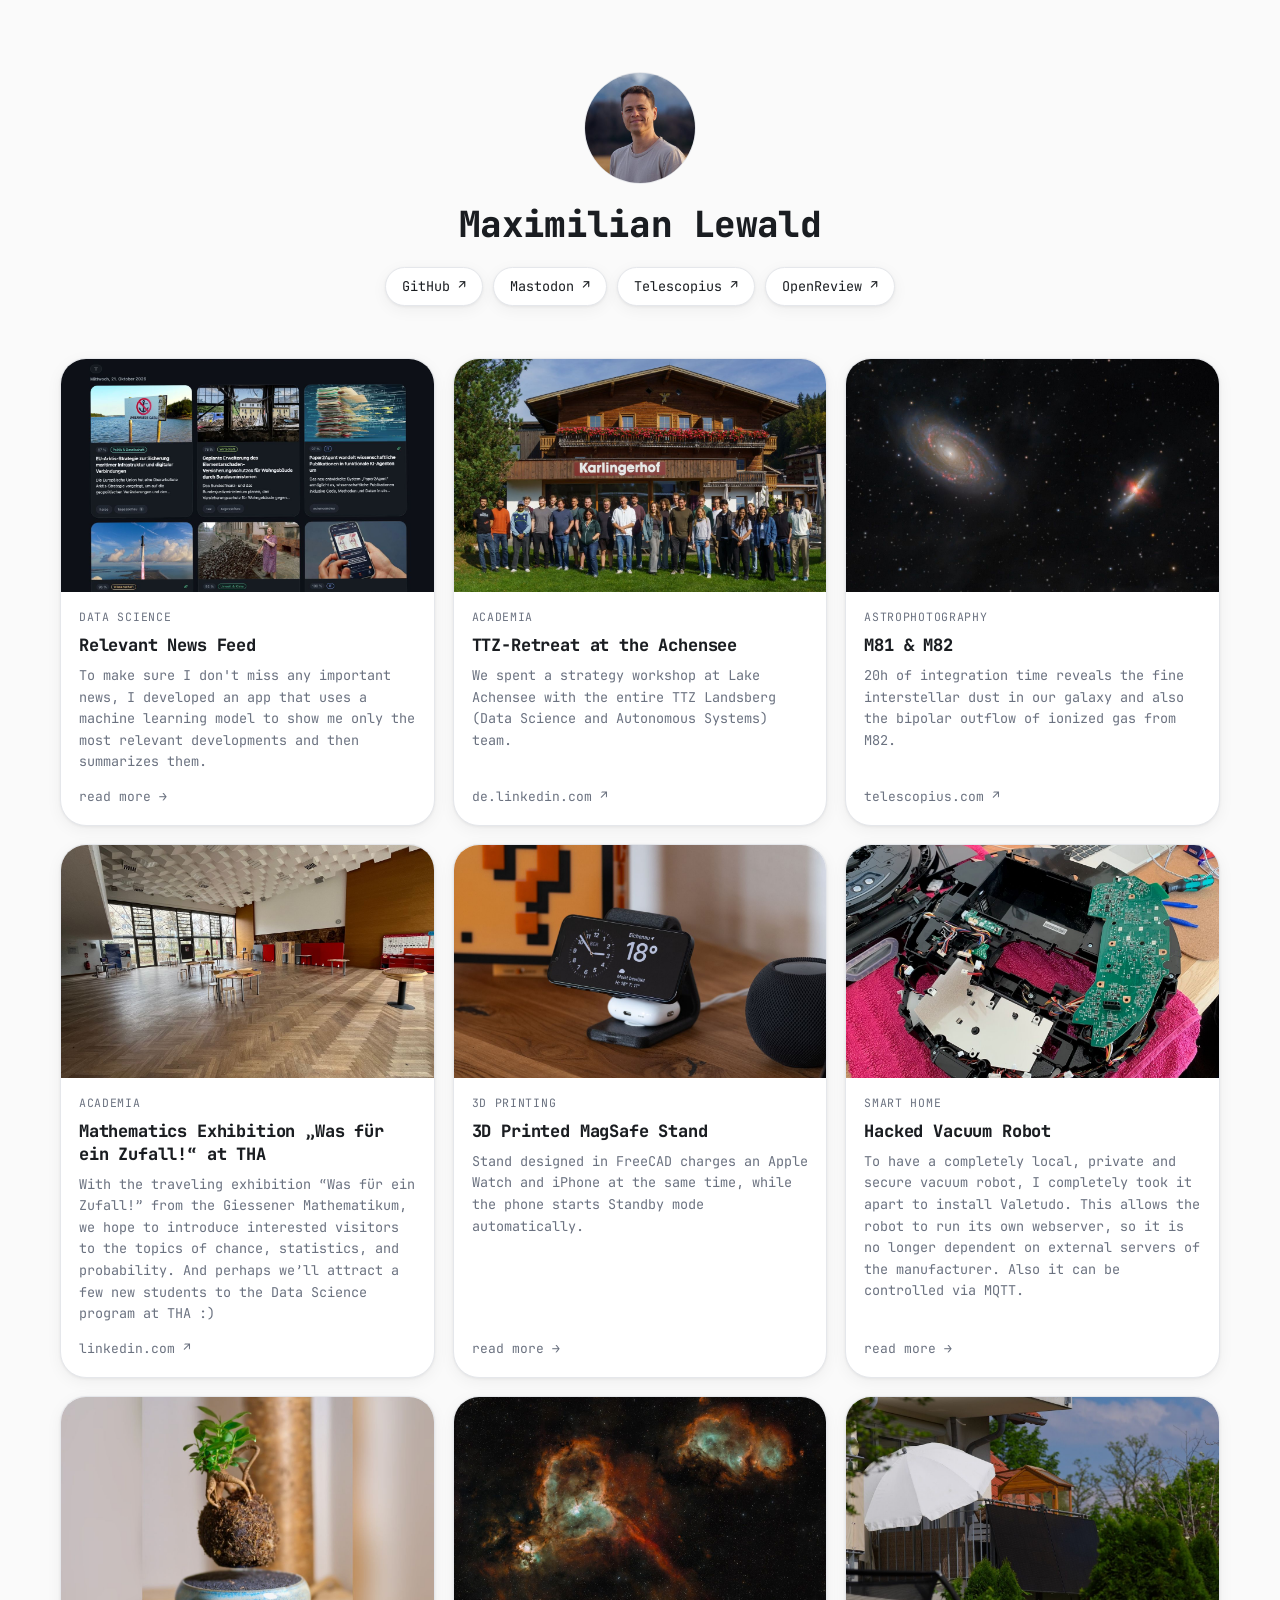
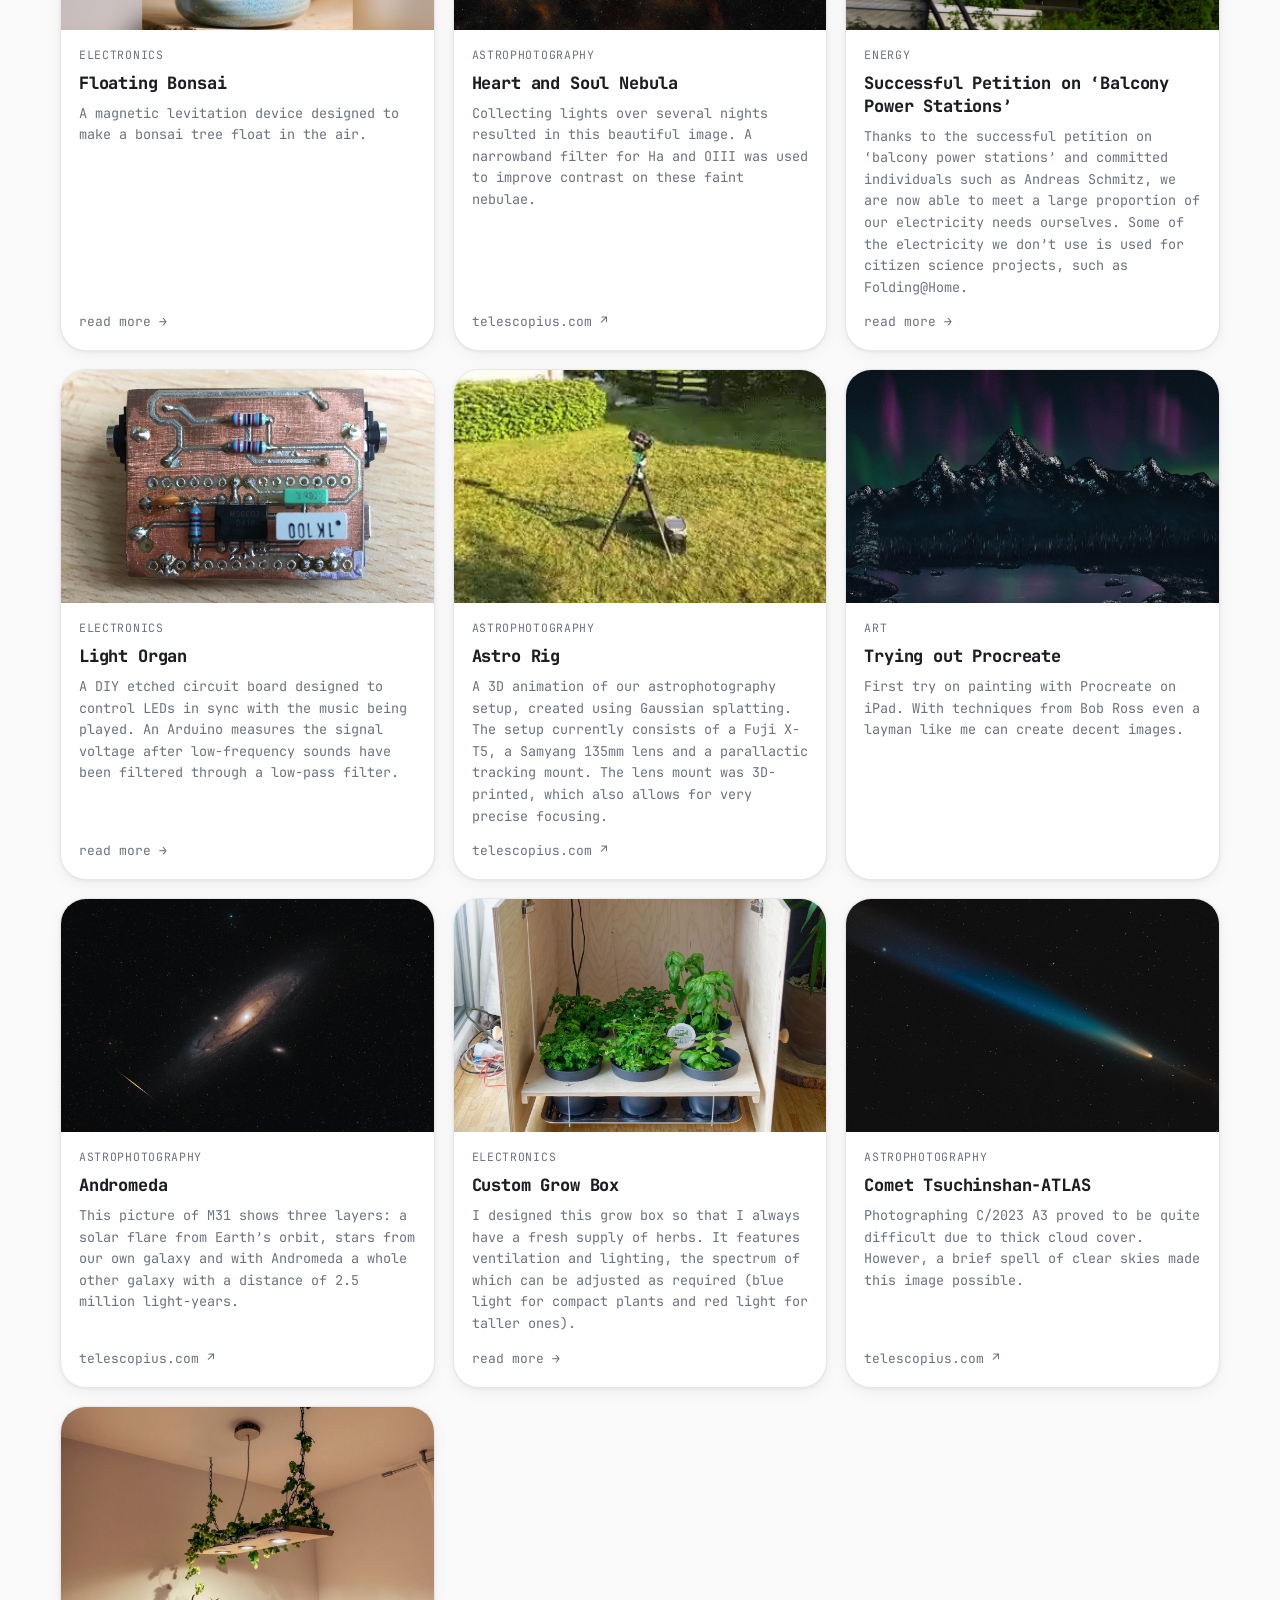
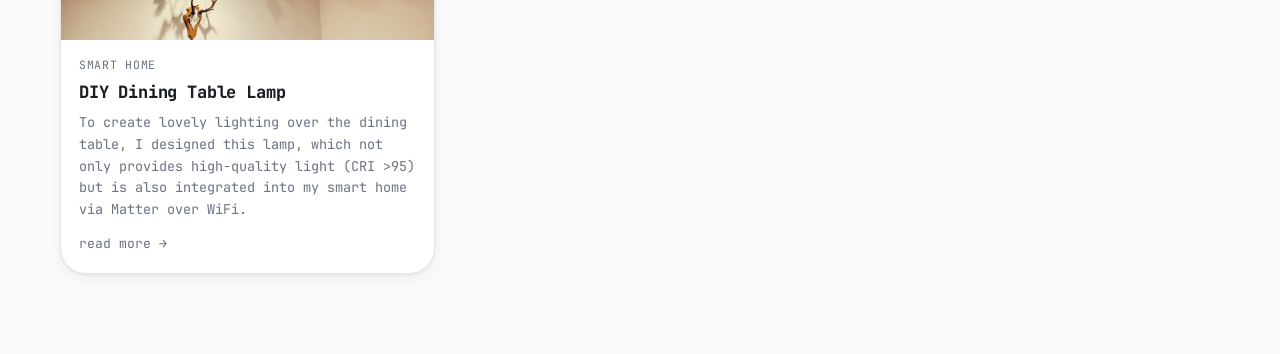
<file: index.html>
<!doctype html>
<html lang="en">
<head>
  <meta charset="utf-8">
  <meta name="viewport" content="width=device-width, initial-scale=1, viewport-fit=cover">
  <meta http-equiv="Content-Security-Policy" content="default-src 'self'">
  <meta name="referrer" content="no-referrer">
  <meta name="color-scheme" content="light dark">
  <meta name="theme-color" content="#fafafa" media="(prefers-color-scheme: light)">
  <meta name="theme-color" content="#0d1117" media="(prefers-color-scheme: dark)">
  <title>Maximilian Lewald</title>
  <link rel="me" href="https://mastodon.social/@maxlew">
  <script src="assets/js/intro.js"></script>
  <link rel="preload" href="assets/fonts/jetbrains-mono.woff2" as="font" type="font/woff2" crossorigin>
  <link rel="stylesheet" href="assets/css/style.css">
</head>
<body>
  <main class="page">
    <header class="profile">
      <img class="avatar" src="assets/img/profile.jpg" alt="Portrait of Maximilian Lewald" width="112" height="112">
      <h1 class="typed"><span>Maximilian Lewald</span></h1>
      <ul class="links">
        <li><a class="pill" href="https://github.com/maximilian-lewald" target="_blank" rel="noopener">GitHub ↗</a></li>
        <li><a class="pill" href="https://mastodon.social/@maxlew" target="_blank" rel="me noopener">Mastodon ↗</a></li>
        <li><a class="pill" href="https://telescopius.com/profile/maxi_franzi" target="_blank" rel="noopener">Telescopius ↗</a></li>
        <li><a class="pill" href="https://openreview.net/profile?id=~Maximilian_Lewald1" target="_blank" rel="noopener">OpenReview ↗</a></li>
      </ul>
    </header>

    <section class="feed" aria-label="Posts">
      <a class="card" href="posts/relevant-news-feed/">
        <img class="card-media" src="assets/media/relevant-news-feed/screenshot-2026-10-21-at-22-08-58-1.jpg" alt="" loading="lazy">
        <div class="card-body">
          <p class="tag">Data Science</p>
          <h2 class="card-title">Relevant News Feed</h2>
          <p class="card-text">To make sure I don&#39;t miss any important news, I developed an app that uses a machine learning model to show me only the most relevant developments and then summarizes them.</p>
          <span class="card-target">read more →</span>
        </div>
      </a>

      <a class="card" href="https://de.linkedin.com/posts/ttz-landsberg_gemeinsam-zukunft-gestalten-ttz-retreat-activity-7515396942802321408-brC2" target="_blank" rel="noopener">
        <img class="card-media" src="assets/media/ttz-retreat-at-the-achensee/img-6298.jpg" alt="" loading="lazy">
        <div class="card-body">
          <p class="tag">Academia</p>
          <h2 class="card-title">TTZ-Retreat at the Achensee</h2>
          <p class="card-text">We spent a strategy workshop at Lake Achensee with the entire TTZ Landsberg (Data Science and Autonomous Systems) team.</p>
          <span class="card-target">de.linkedin.com ↗</span>
        </div>
      </a>

      <a class="card" href="https://telescopius.com/pictures/view/226214/deep_sky/ngc-2810/bode-s-and-cigar-galaxy/by-maxi_franzi" target="_blank" rel="noopener">
        <img class="card-media" src="assets/media/m81-m82/m81-m82.jpg" alt="" loading="lazy">
        <div class="card-body">
          <p class="tag">Astrophotography</p>
          <h2 class="card-title">M81 &amp; M82</h2>
          <p class="card-text">20h of integration time reveals the fine interstellar dust in our galaxy and also the bipolar outflow of ionized gas from M82.</p>
          <span class="card-target">telescopius.com ↗</span>
        </div>
      </a>

      <a class="card" href="https://www.linkedin.com/posts/activity-7439590225879683072-rPPY" target="_blank" rel="noopener">
        <img class="card-media" src="assets/media/mathematics-exhibition-at-tha/img-5583.jpg" alt="" loading="lazy">
        <div class="card-body">
          <p class="tag">Academia</p>
          <h2 class="card-title">Mathematics Exhibition „Was für ein Zufall!“ at THA</h2>
          <p class="card-text">With the traveling exhibition “Was für ein Zufall!” from the Giessener Mathematikum, we hope to introduce interested visitors to the topics of chance, statistics, and probability.
And perhaps we’ll attract a few new students to the Data Science program at THA :)</p>
          <span class="card-target">linkedin.com ↗</span>
        </div>
      </a>

      <a class="card" href="posts/magsafe-stand/">
        <img class="card-media" src="assets/media/magsafe-stand/dscf1248.jpg" alt="" loading="lazy">
        <div class="card-body">
          <p class="tag">3D Printing</p>
          <h2 class="card-title">3D Printed MagSafe Stand</h2>
          <p class="card-text">Stand designed in FreeCAD charges an Apple Watch and iPhone at the same time, while the phone starts Standby mode automatically.</p>
          <span class="card-target">read more →</span>
        </div>
      </a>

      <a class="card" href="posts/vacuum-robot/">
        <img class="card-media" src="assets/media/vacuum-robot/vacuum-robot.jpg" alt="" loading="lazy">
        <div class="card-body">
          <p class="tag">Smart Home</p>
          <h2 class="card-title">Hacked Vacuum Robot</h2>
          <p class="card-text">To have a completely local, private and secure vacuum robot, I completely took it apart to install Valetudo. This allows the robot to run its own webserver, so it is no longer dependent on external servers of the manufacturer. Also it can be controlled via MQTT.</p>
          <span class="card-target">read more →</span>
        </div>
      </a>

      <a class="card" href="posts/floating-bonsai/">
        <img class="card-media" src="assets/media/floating-bonsai/floating-bonsai.jpg" alt="" loading="lazy">
        <div class="card-body">
          <p class="tag">Electronics</p>
          <h2 class="card-title">Floating Bonsai</h2>
          <p class="card-text">A magnetic levitation device designed to make a bonsai tree float in the air.</p>
          <span class="card-target">read more →</span>
        </div>
      </a>

      <a class="card" href="https://telescopius.com/pictures/view/211833/deep_sky/ic-1795/heart-and-soul-nebula/by-maxi_franzi" target="_blank" rel="noopener">
        <img class="card-media" src="assets/media/heart-soul-nebula/heart-soul-nebula.jpg" alt="" loading="lazy">
        <div class="card-body">
          <p class="tag">Astrophotography</p>
          <h2 class="card-title">Heart and Soul Nebula</h2>
          <p class="card-text">Collecting lights over several nights resulted in this beautiful image. A narrowband filter for Ha and OIII was used to improve contrast on these faint nebulae.</p>
          <span class="card-target">telescopius.com ↗</span>
        </div>
      </a>

      <a class="card" href="posts/balcony-power-station/">
        <img class="card-media" src="assets/media/balcony-power-station/balcony-power-station.jpg" alt="" loading="lazy">
        <div class="card-body">
          <p class="tag">Energy</p>
          <h2 class="card-title">Successful Petition on ‘Balcony Power Stations’</h2>
          <p class="card-text">Thanks to the successful petition on ‘balcony power stations’ and committed individuals such as Andreas Schmitz, we are now able to meet a large proportion of our electricity needs ourselves. Some of the electricity we don’t use is used for citizen science projects, such as Folding@Home.</p>
          <span class="card-target">read more →</span>
        </div>
      </a>

      <a class="card" href="posts/light-organ/">
        <img class="card-media" src="assets/media/light-organ/light-organ.jpg" alt="" loading="lazy">
        <div class="card-body">
          <p class="tag">Electronics</p>
          <h2 class="card-title">Light Organ</h2>
          <p class="card-text">A DIY etched circuit board designed to control LEDs in sync with the music being played. An Arduino measures the signal voltage after low-frequency sounds have been filtered through a low-pass filter.</p>
          <span class="card-target">read more →</span>
        </div>
      </a>

      <a class="card" href="https://telescopius.com/pictures/view/232680/equipment/astro-setup/by-maxi_franzi" target="_blank" rel="noopener">
        <video class="card-media" src="assets/media/astro-rig/astro-rig.mp4" poster="assets/media/astro-rig/astro-rig.jpg" autoplay muted loop playsinline aria-hidden="true"></video>
        <div class="card-body">
          <p class="tag">Astrophotography</p>
          <h2 class="card-title">Astro Rig</h2>
          <p class="card-text">A 3D animation of our astrophotography setup, created using Gaussian splatting. The setup currently consists of a Fuji X-T5, a Samyang 135mm lens and a parallactic tracking mount. The lens mount was 3D-printed, which also allows for very precise focusing.</p>
          <span class="card-target">telescopius.com ↗</span>
        </div>
      </a>

      <article class="card">
        <img class="card-media" src="assets/media/procreate-aurora/procreate-aurora.jpg" alt="" loading="lazy">
        <div class="card-body">
          <p class="tag">Art</p>
          <h2 class="card-title">Trying out Procreate</h2>
          <p class="card-text">First try on painting with Procreate on iPad. With techniques from Bob Ross even a layman like me can create decent images.</p>
        </div>
      </article>

      <a class="card" href="https://telescopius.com/pictures/view/202859/deep_sky/m-31/m31-andromeda/by-maxi_franzi" target="_blank" rel="noopener">
        <img class="card-media" src="assets/media/andromeda/andromeda.jpg" alt="" loading="lazy">
        <div class="card-body">
          <p class="tag">Astrophotography</p>
          <h2 class="card-title">Andromeda</h2>
          <p class="card-text">This picture of M31 shows three layers: a solar flare from Earth’s orbit, stars from our own galaxy and with Andromeda a whole other galaxy with a distance of 2.5 million light-years.</p>
          <span class="card-target">telescopius.com ↗</span>
        </div>
      </a>

      <a class="card" href="posts/grow-box/">
        <img class="card-media" src="assets/media/grow-box/grow-box.jpg" alt="" loading="lazy">
        <div class="card-body">
          <p class="tag">Electronics</p>
          <h2 class="card-title">Custom Grow Box</h2>
          <p class="card-text">I designed this grow box so that I always have a fresh supply of herbs. It features ventilation and lighting, the spectrum of which can be adjusted as required (blue light for compact plants and red light for taller ones).</p>
          <span class="card-target">read more →</span>
        </div>
      </a>

      <a class="card" href="https://telescopius.com/pictures/view/203404/comet/ngc-5868/tsuchinshan-atlas-and-m5/by-maxi_franzi" target="_blank" rel="noopener">
        <img class="card-media" src="assets/media/comet-tsuchinshan-atlas/comet-tsuchinshan-atlas.jpg" alt="" loading="lazy">
        <div class="card-body">
          <p class="tag">Astrophotography</p>
          <h2 class="card-title">Comet Tsuchinshan-ATLAS</h2>
          <p class="card-text">Photographing C/2023 A3 proved to be quite difficult due to thick cloud cover. However, a brief spell of clear skies made this image possible.</p>
          <span class="card-target">telescopius.com ↗</span>
        </div>
      </a>

      <a class="card" href="posts/dining-table-lamp/">
        <img class="card-media" src="assets/media/dining-table-lamp/dining-table-lamp.jpg" alt="" loading="lazy">
        <div class="card-body">
          <p class="tag">Smart Home</p>
          <h2 class="card-title">DIY Dining Table Lamp</h2>
          <p class="card-text">To create lovely lighting over the dining table, I designed this lamp, which not only provides high-quality light (CRI &gt;95) but is also integrated into my smart home via Matter over WiFi.</p>
          <span class="card-target">read more →</span>
        </div>
      </a>
    </section>
  </main>
</body>
</html>
</file>
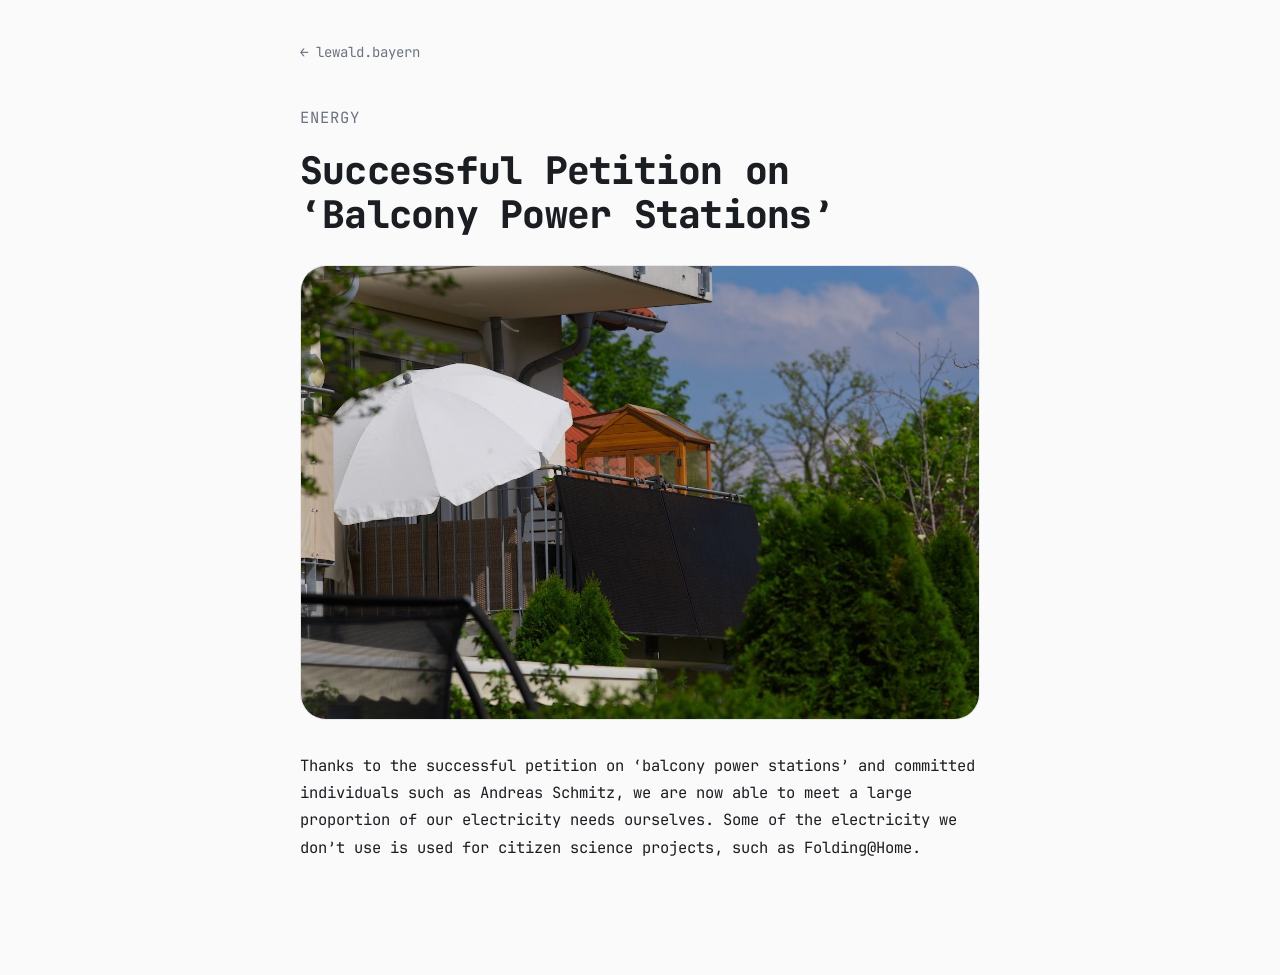
<file: posts/balcony-power-station/index.html>
<!doctype html>
<html lang="en">
<head>
  <meta charset="utf-8">
  <meta name="viewport" content="width=device-width, initial-scale=1, viewport-fit=cover">
  <meta http-equiv="Content-Security-Policy" content="default-src 'self'">
  <meta name="referrer" content="no-referrer">
  <meta name="color-scheme" content="light dark">
  <meta name="theme-color" content="#fafafa" media="(prefers-color-scheme: light)">
  <meta name="theme-color" content="#0d1117" media="(prefers-color-scheme: dark)">
  <title>Successful Petition on ‘Balcony Power Stations’ · Maximilian Lewald</title>
  <link rel="preload" href="../../assets/fonts/jetbrains-mono.woff2" as="font" type="font/woff2" crossorigin>
  <link rel="stylesheet" href="../../assets/css/style.css">
</head>
<body>
  <main class="post">
    <a class="back" href="../../">← lewald.bayern</a>
    <article>
      <header>
        <p class="tag">Energy</p>
        <h1>Successful Petition on ‘Balcony Power Stations’</h1>
      </header>
      <img class="post-cover" src="../../assets/media/balcony-power-station/balcony-power-station.jpg" alt="">
      <p>Thanks to the successful petition on ‘balcony power stations’ and committed individuals such as Andreas Schmitz, we are now able to meet a large proportion of our electricity needs ourselves. Some of the electricity we don’t use is used for citizen science projects, such as Folding@Home.</p>
    </article>
  </main>
</body>
</html>
</file>
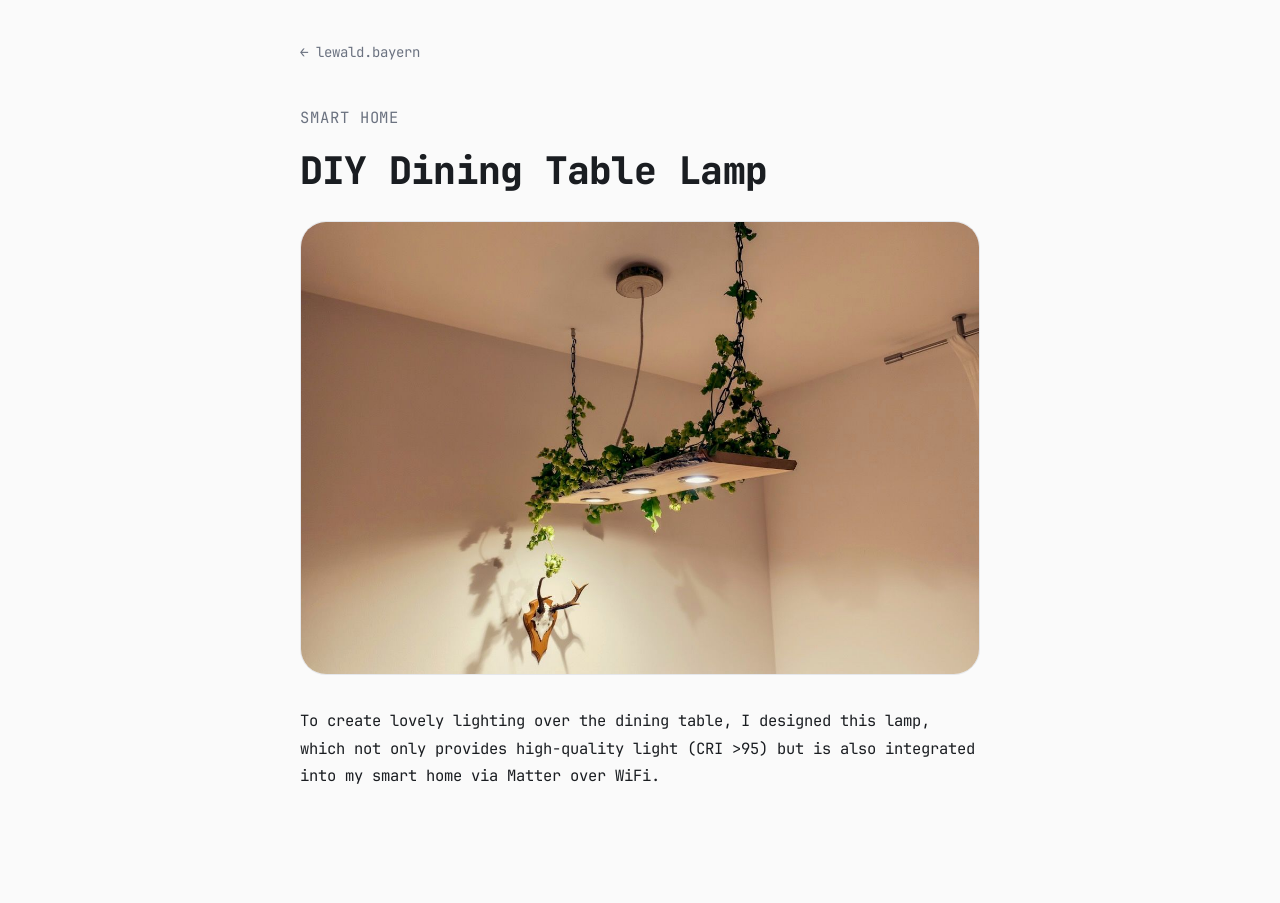
<file: posts/dining-table-lamp/index.html>
<!doctype html>
<html lang="en">
<head>
  <meta charset="utf-8">
  <meta name="viewport" content="width=device-width, initial-scale=1, viewport-fit=cover">
  <meta http-equiv="Content-Security-Policy" content="default-src 'self'">
  <meta name="referrer" content="no-referrer">
  <meta name="color-scheme" content="light dark">
  <meta name="theme-color" content="#fafafa" media="(prefers-color-scheme: light)">
  <meta name="theme-color" content="#0d1117" media="(prefers-color-scheme: dark)">
  <title>DIY Dining Table Lamp · Maximilian Lewald</title>
  <link rel="preload" href="../../assets/fonts/jetbrains-mono.woff2" as="font" type="font/woff2" crossorigin>
  <link rel="stylesheet" href="../../assets/css/style.css">
</head>
<body>
  <main class="post">
    <a class="back" href="../../">← lewald.bayern</a>
    <article>
      <header>
        <p class="tag">Smart Home</p>
        <h1>DIY Dining Table Lamp</h1>
      </header>
      <img class="post-cover" src="../../assets/media/dining-table-lamp/dining-table-lamp.jpg" alt="">
      <p>To create lovely lighting over the dining table, I designed this lamp, which not only provides high-quality light (CRI &gt;95) but is also integrated into my smart home via Matter over WiFi.</p>
    </article>
  </main>
</body>
</html>
</file>
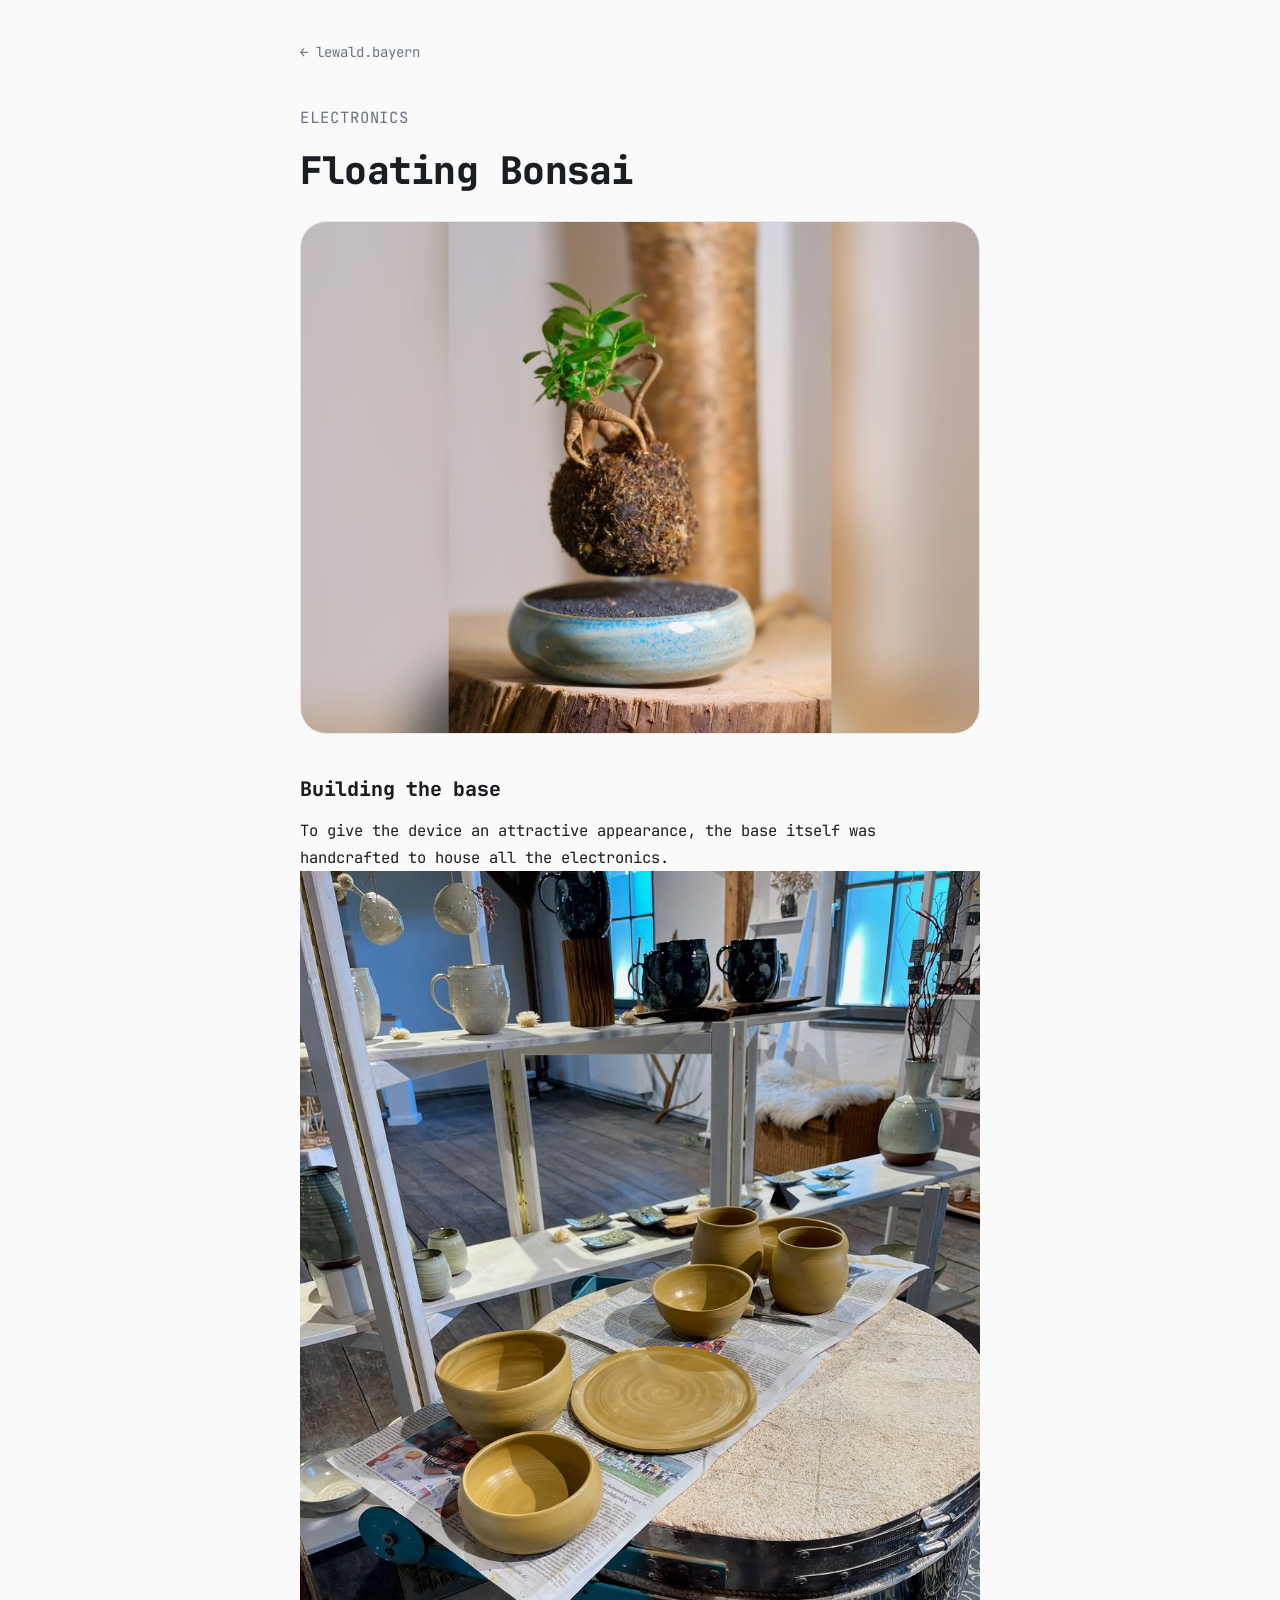
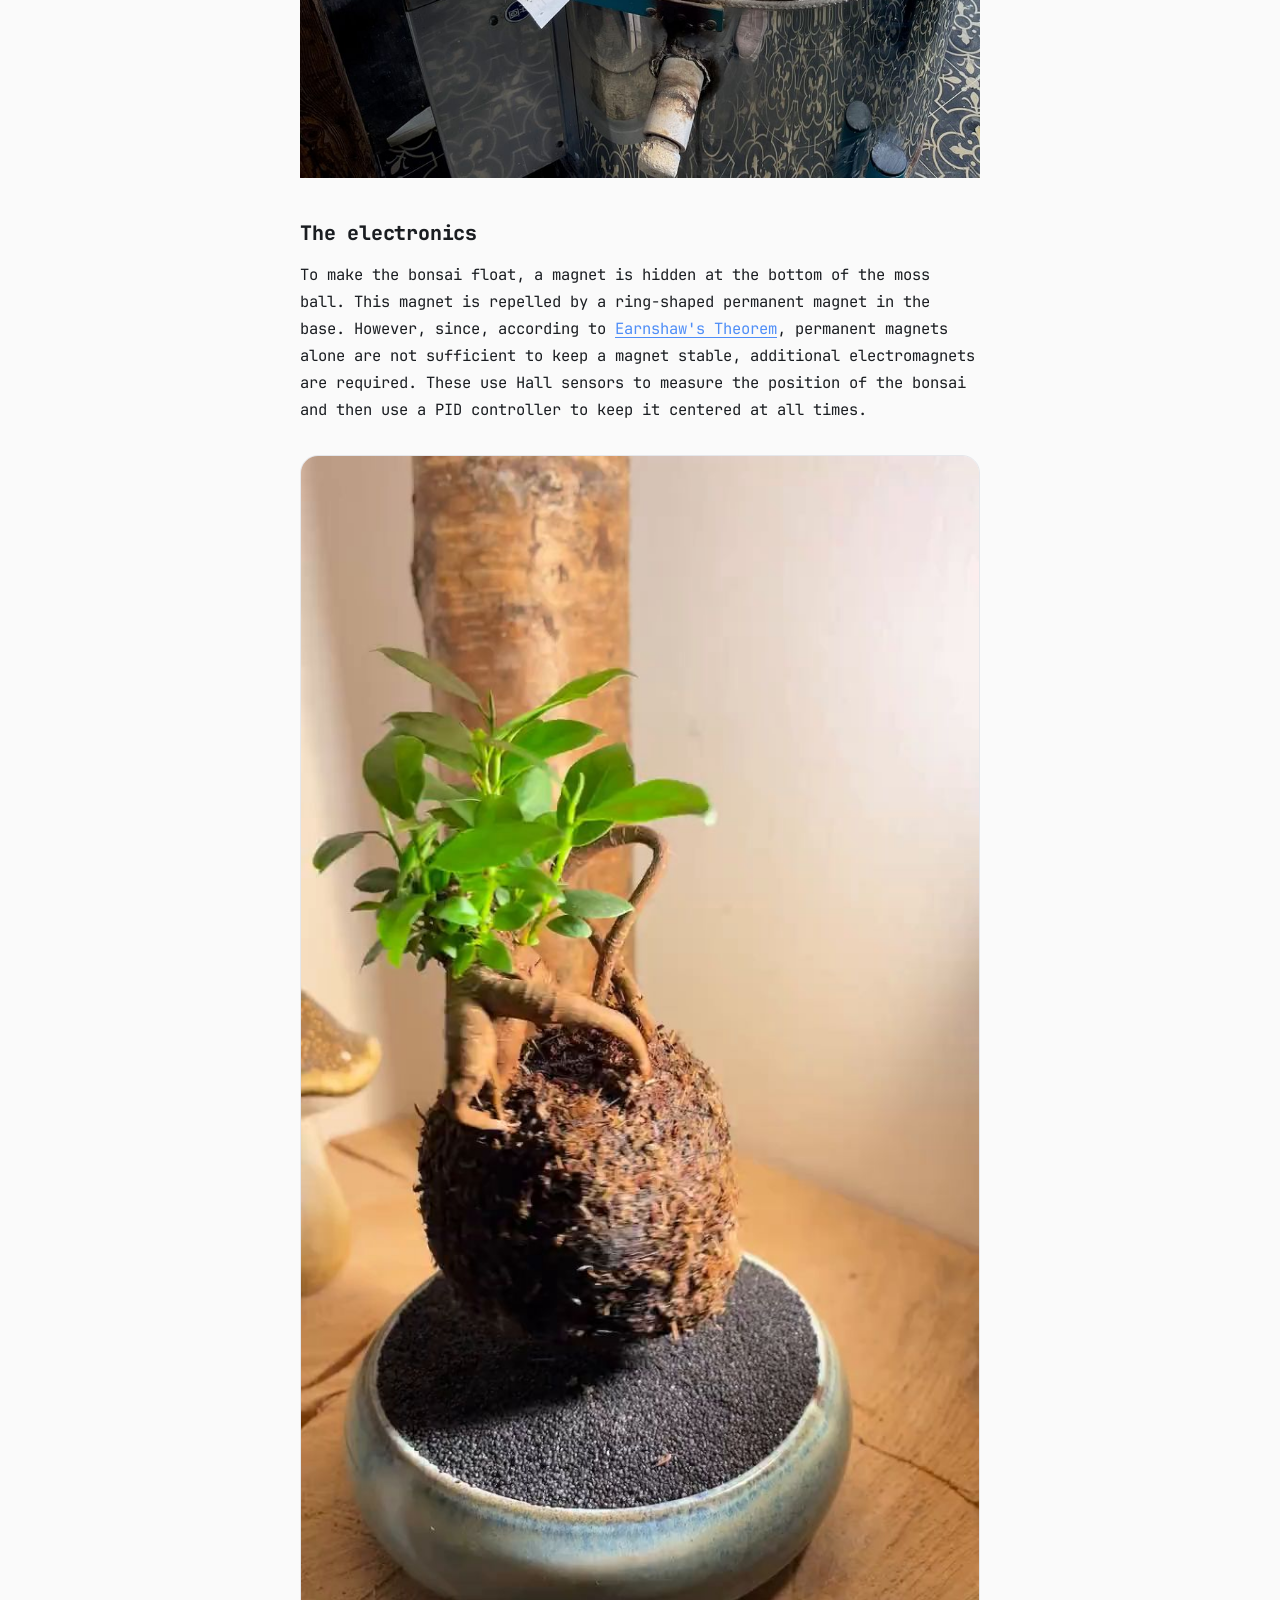
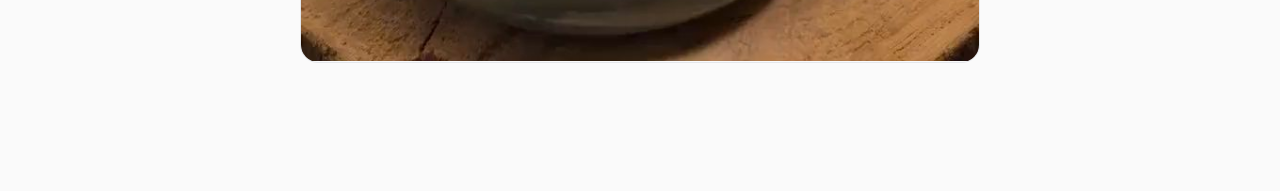
<file: posts/floating-bonsai/index.html>
<!doctype html>
<html lang="en">
<head>
  <meta charset="utf-8">
  <meta name="viewport" content="width=device-width, initial-scale=1, viewport-fit=cover">
  <meta http-equiv="Content-Security-Policy" content="default-src 'self'">
  <meta name="referrer" content="no-referrer">
  <meta name="color-scheme" content="light dark">
  <meta name="theme-color" content="#fafafa" media="(prefers-color-scheme: light)">
  <meta name="theme-color" content="#0d1117" media="(prefers-color-scheme: dark)">
  <title>Floating Bonsai · Maximilian Lewald</title>
  <link rel="preload" href="../../assets/fonts/jetbrains-mono.woff2" as="font" type="font/woff2" crossorigin>
  <link rel="stylesheet" href="../../assets/css/style.css">
</head>
<body>
  <main class="post">
    <a class="back" href="../../">← lewald.bayern</a>
    <article>
      <header>
        <p class="tag">Electronics</p>
        <h1>Floating Bonsai</h1>
      </header>
      <img class="post-cover" src="../../assets/media/floating-bonsai/floating-bonsai.jpg" alt="">
      <h2>Building the base</h2>
      <p>To give the device an attractive appearance, the base itself was handcrafted to house all the electronics.
      <img src="../../assets/media/floating-bonsai/img-0818.jpg" alt="" loading="lazy"></p>
      <h2>The electronics</h2>
      <p>To make the bonsai float, a magnet is hidden at the bottom of the moss ball. This magnet is repelled by a ring-shaped permanent magnet in the base.
      However, since, according to <a href="https://en.wikipedia.org/wiki/Earnshaw%27s_theorem" target="_blank" rel="noopener">Earnshaw's Theorem</a>, permanent magnets alone are not sufficient to keep a magnet stable, additional electromagnets are required. These use Hall sensors to measure the position of the bonsai and then use a PID controller to keep it centered at all times.</p>
      <figure><video src="../../assets/media/floating-bonsai/img-1257.mp4" poster="../../assets/media/floating-bonsai/img-1257.jpg" autoplay muted loop playsinline aria-hidden="true"></video></figure>
    </article>
  </main>
</body>
</html>
</file>
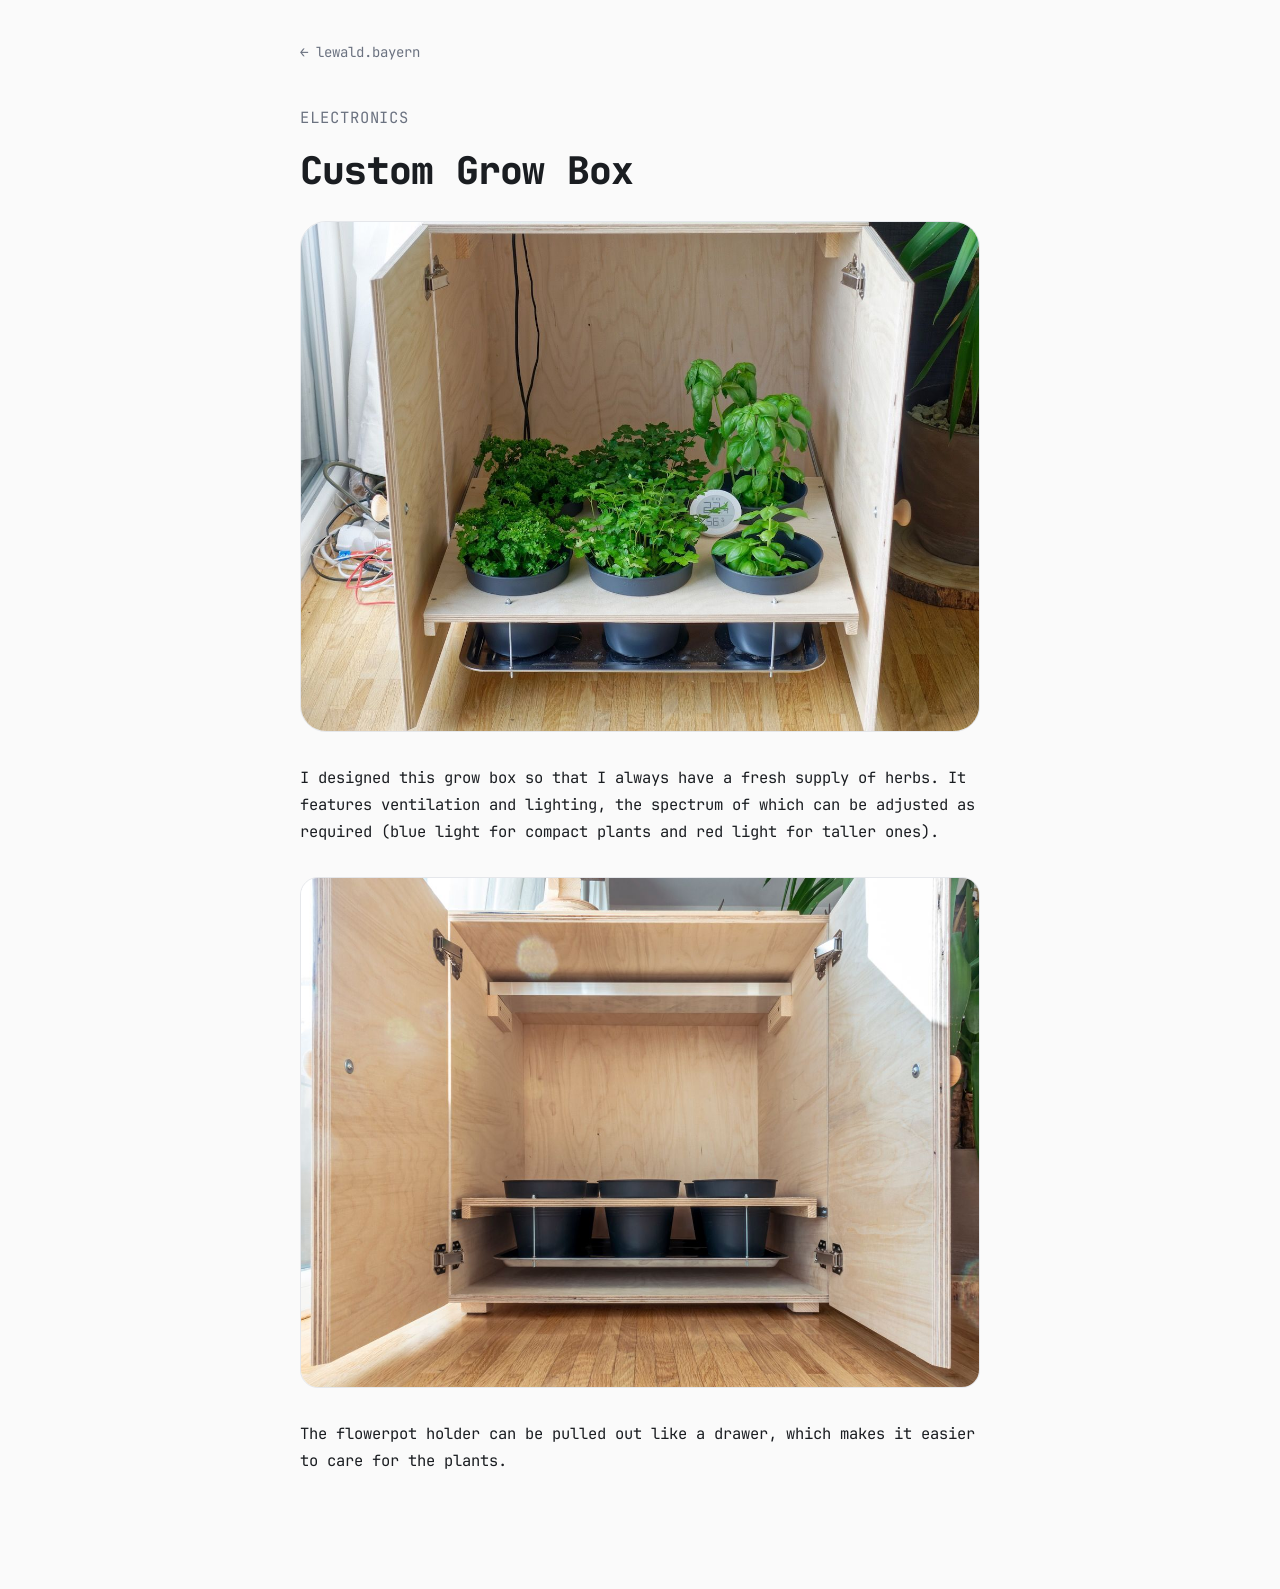
<file: posts/grow-box/index.html>
<!doctype html>
<html lang="en">
<head>
  <meta charset="utf-8">
  <meta name="viewport" content="width=device-width, initial-scale=1, viewport-fit=cover">
  <meta http-equiv="Content-Security-Policy" content="default-src 'self'">
  <meta name="referrer" content="no-referrer">
  <meta name="color-scheme" content="light dark">
  <meta name="theme-color" content="#fafafa" media="(prefers-color-scheme: light)">
  <meta name="theme-color" content="#0d1117" media="(prefers-color-scheme: dark)">
  <title>Custom Grow Box · Maximilian Lewald</title>
  <link rel="preload" href="../../assets/fonts/jetbrains-mono.woff2" as="font" type="font/woff2" crossorigin>
  <link rel="stylesheet" href="../../assets/css/style.css">
</head>
<body>
  <main class="post">
    <a class="back" href="../../">← lewald.bayern</a>
    <article>
      <header>
        <p class="tag">Electronics</p>
        <h1>Custom Grow Box</h1>
      </header>
      <img class="post-cover" src="../../assets/media/grow-box/grow-box.jpg" alt="">
      <p>I designed this grow box so that I always have a fresh supply of herbs. It features ventilation and lighting, the spectrum of which can be adjusted as required (blue light for compact plants and red light for taller ones).</p>
      <figure><img src="../../assets/media/grow-box/dsc08953-hdr-1.jpg" alt="" loading="lazy"></figure>
      <p>The flowerpot holder can be pulled out like a drawer, which makes it easier to care for the plants.</p>
    </article>
  </main>
</body>
</html>
</file>
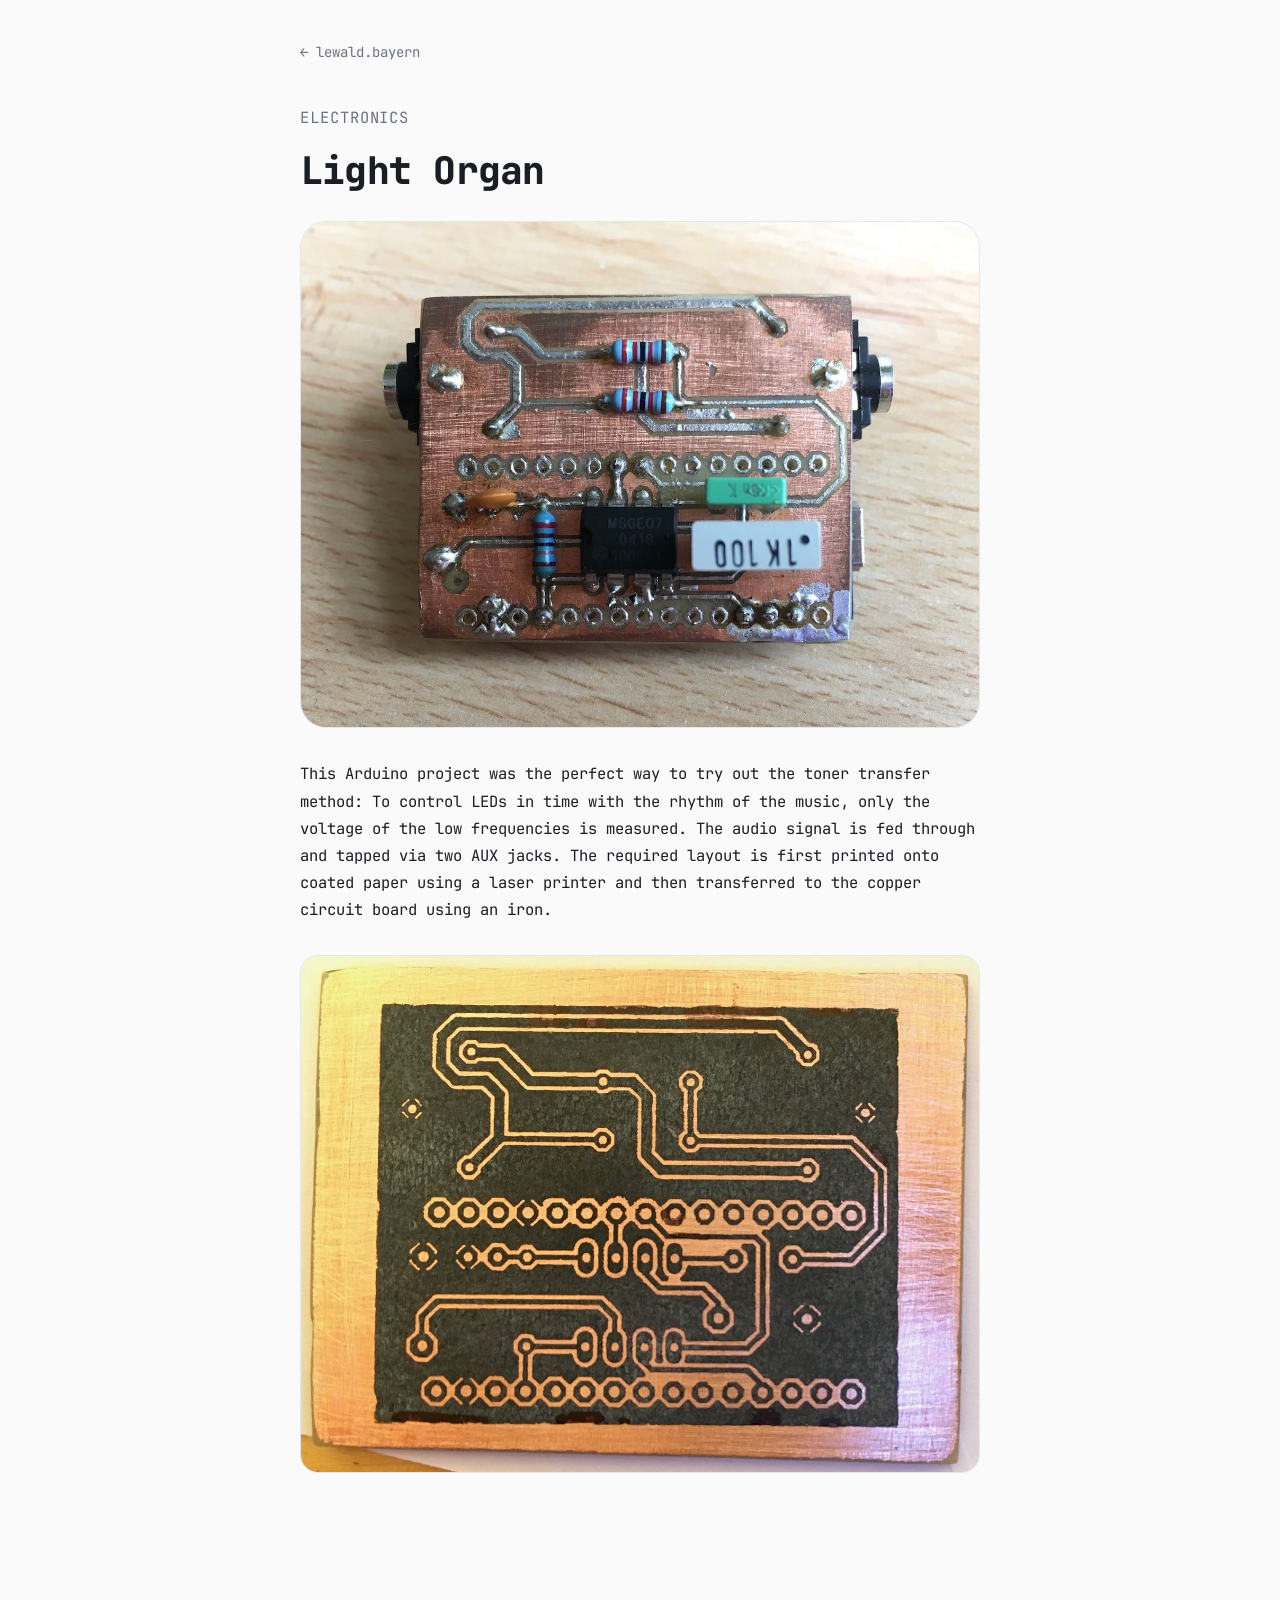
<file: posts/light-organ/index.html>
<!doctype html>
<html lang="en">
<head>
  <meta charset="utf-8">
  <meta name="viewport" content="width=device-width, initial-scale=1, viewport-fit=cover">
  <meta http-equiv="Content-Security-Policy" content="default-src 'self'">
  <meta name="referrer" content="no-referrer">
  <meta name="color-scheme" content="light dark">
  <meta name="theme-color" content="#fafafa" media="(prefers-color-scheme: light)">
  <meta name="theme-color" content="#0d1117" media="(prefers-color-scheme: dark)">
  <title>Light Organ · Maximilian Lewald</title>
  <link rel="preload" href="../../assets/fonts/jetbrains-mono.woff2" as="font" type="font/woff2" crossorigin>
  <link rel="stylesheet" href="../../assets/css/style.css">
</head>
<body>
  <main class="post">
    <a class="back" href="../../">← lewald.bayern</a>
    <article>
      <header>
        <p class="tag">Electronics</p>
        <h1>Light Organ</h1>
      </header>
      <img class="post-cover" src="../../assets/media/light-organ/light-organ.jpg" alt="">
      <p>This Arduino project was the perfect way to try out the toner transfer method: To control LEDs in time with the rhythm of the music, only the voltage of the low frequencies is measured. The audio signal is fed through and tapped via two AUX jacks.
      The required layout is first printed onto coated paper using a laser printer and then transferred to the copper circuit board using an iron.</p>
      <figure><img src="../../assets/media/light-organ/img-2489.jpg" alt="" loading="lazy"></figure>
    </article>
  </main>
</body>
</html>
</file>
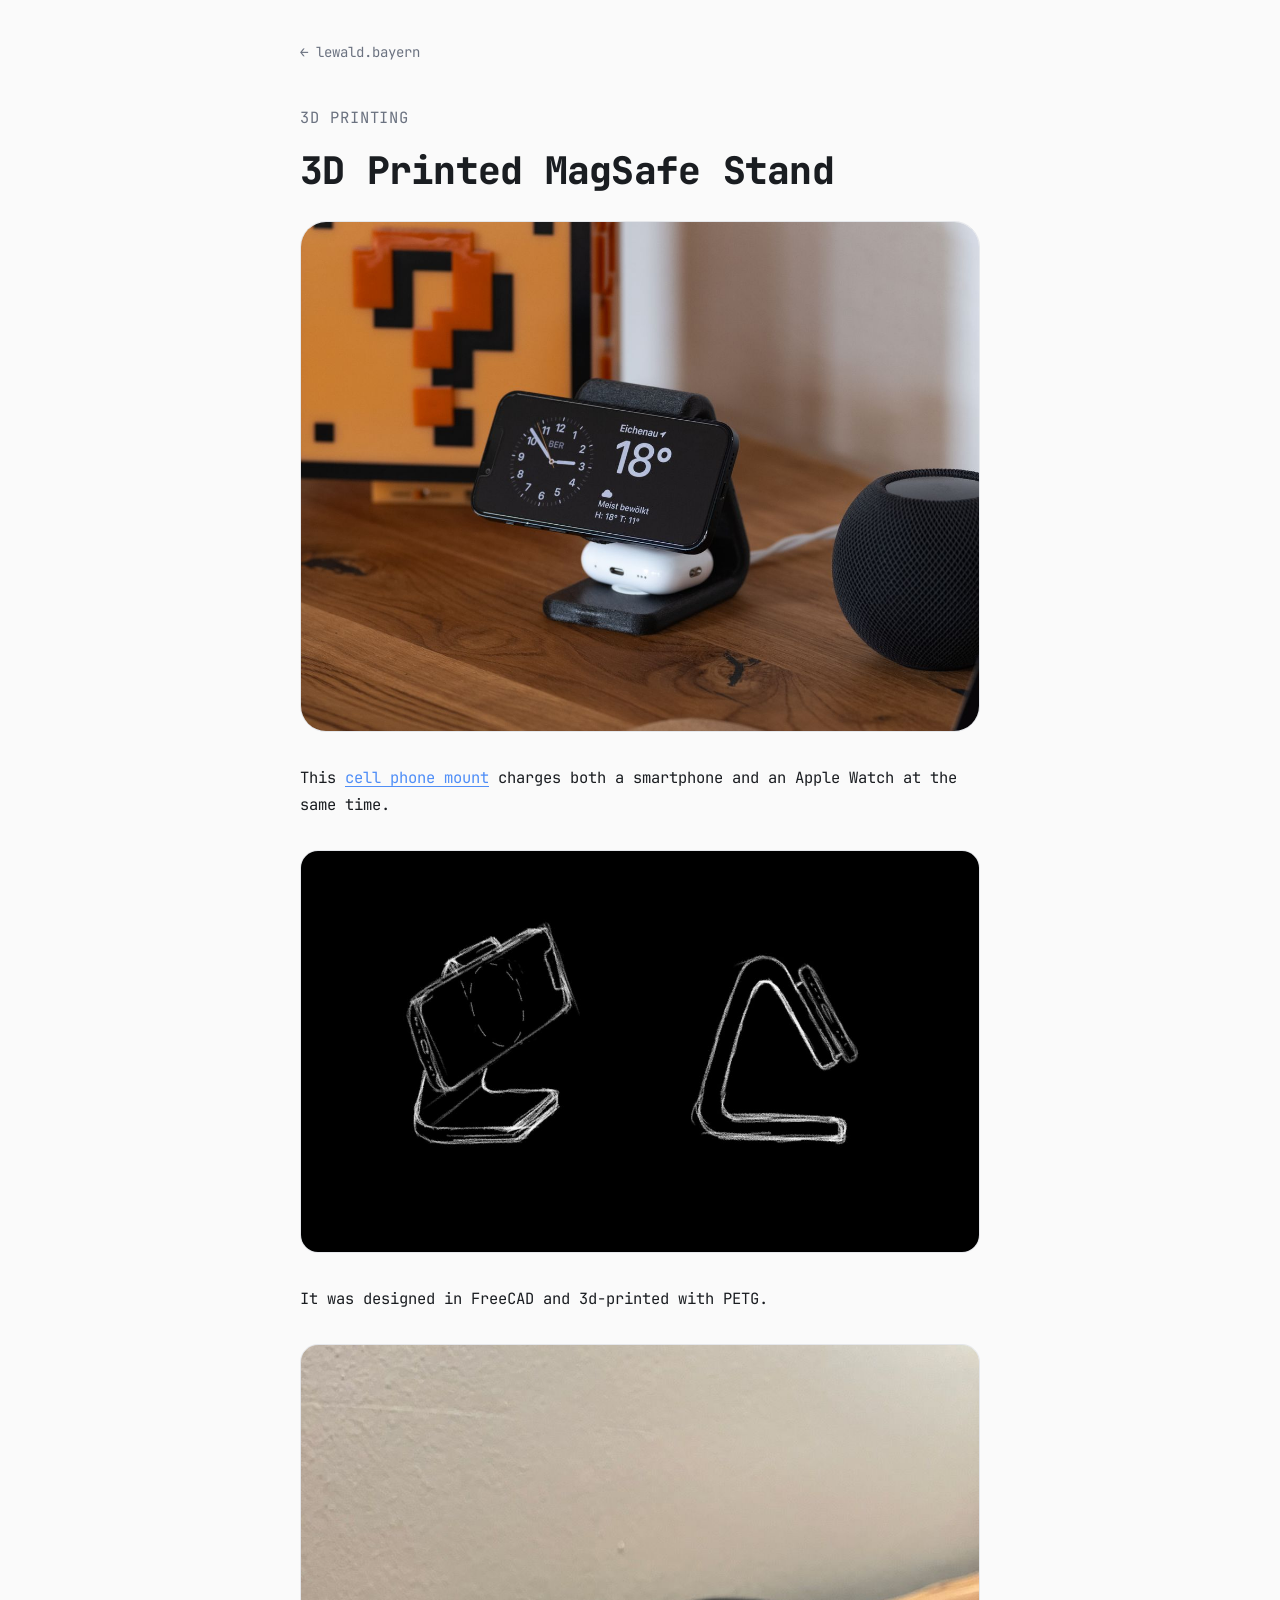
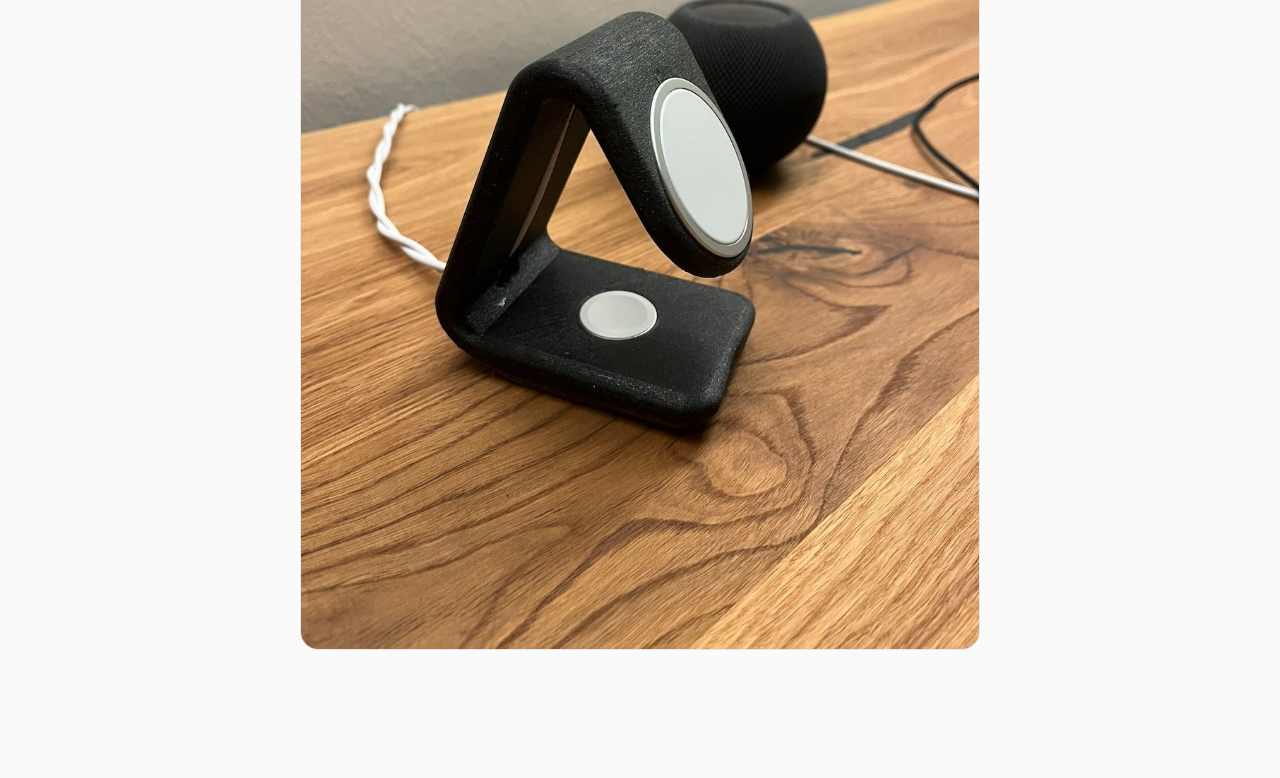
<file: posts/magsafe-stand/index.html>
<!doctype html>
<html lang="en">
<head>
  <meta charset="utf-8">
  <meta name="viewport" content="width=device-width, initial-scale=1, viewport-fit=cover">
  <meta http-equiv="Content-Security-Policy" content="default-src 'self'">
  <meta name="referrer" content="no-referrer">
  <meta name="color-scheme" content="light dark">
  <meta name="theme-color" content="#fafafa" media="(prefers-color-scheme: light)">
  <meta name="theme-color" content="#0d1117" media="(prefers-color-scheme: dark)">
  <title>3D Printed MagSafe Stand · Maximilian Lewald</title>
  <link rel="preload" href="../../assets/fonts/jetbrains-mono.woff2" as="font" type="font/woff2" crossorigin>
  <link rel="stylesheet" href="../../assets/css/style.css">
</head>
<body>
  <main class="post">
    <a class="back" href="../../">← lewald.bayern</a>
    <article>
      <header>
        <p class="tag">3D Printing</p>
        <h1>3D Printed MagSafe Stand</h1>
      </header>
      <img class="post-cover" src="../../assets/media/magsafe-stand/dscf1248.jpg" alt="">
      <p>This <a href="https://www.printables.com/model/1714065-magsafe-stand-for-iphone-and-apple-watch" target="_blank" rel="noopener">cell phone mount</a> charges both a smartphone and an Apple Watch at the same time.</p>
      <figure><img src="../../assets/media/magsafe-stand/img-0067.jpg" alt="" loading="lazy"></figure>
      <p>It was designed in FreeCAD and 3d-printed with PETG.</p>
      <figure><img src="../../assets/media/magsafe-stand/magsafe-stand.jpg" alt="" loading="lazy"></figure>
    </article>
  </main>
</body>
</html>
</file>
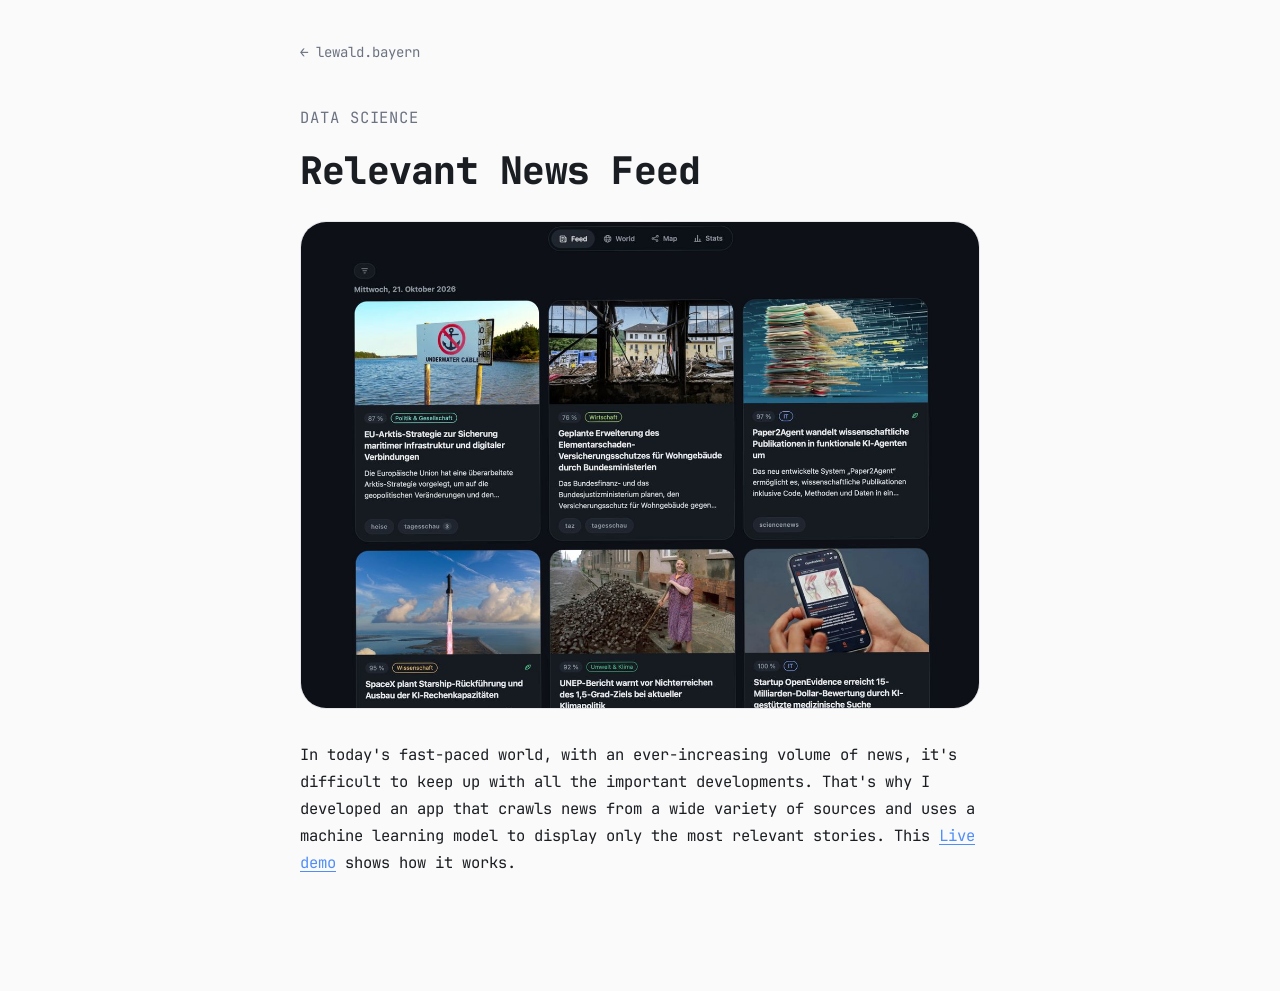
<file: posts/relevant-news-feed/index.html>
<!doctype html>
<html lang="en">
<head>
  <meta charset="utf-8">
  <meta name="viewport" content="width=device-width, initial-scale=1, viewport-fit=cover">
  <meta http-equiv="Content-Security-Policy" content="default-src 'self'">
  <meta name="referrer" content="no-referrer">
  <meta name="color-scheme" content="light dark">
  <meta name="theme-color" content="#fafafa" media="(prefers-color-scheme: light)">
  <meta name="theme-color" content="#0d1117" media="(prefers-color-scheme: dark)">
  <title>Relevant News Feed · Maximilian Lewald</title>
  <link rel="preload" href="../../assets/fonts/jetbrains-mono.woff2" as="font" type="font/woff2" crossorigin>
  <link rel="stylesheet" href="../../assets/css/style.css">
</head>
<body>
  <main class="post">
    <a class="back" href="../../">← lewald.bayern</a>
    <article>
      <header>
        <p class="tag">Data Science</p>
        <h1>Relevant News Feed</h1>
      </header>
      <img class="post-cover" src="../../assets/media/relevant-news-feed/screenshot-2026-10-21-at-22-08-58-1.jpg" alt="">
      <p>In today's fast-paced world, with an ever-increasing volume of news, it's difficult to keep up with all the important developments. That's why I developed an app that crawls news from a wide variety of sources and uses a machine learning model to display only the most relevant stories.
      This <a href="demo/">Live demo</a> shows how it works.</p>
    </article>
  </main>
</body>
</html>
</file>
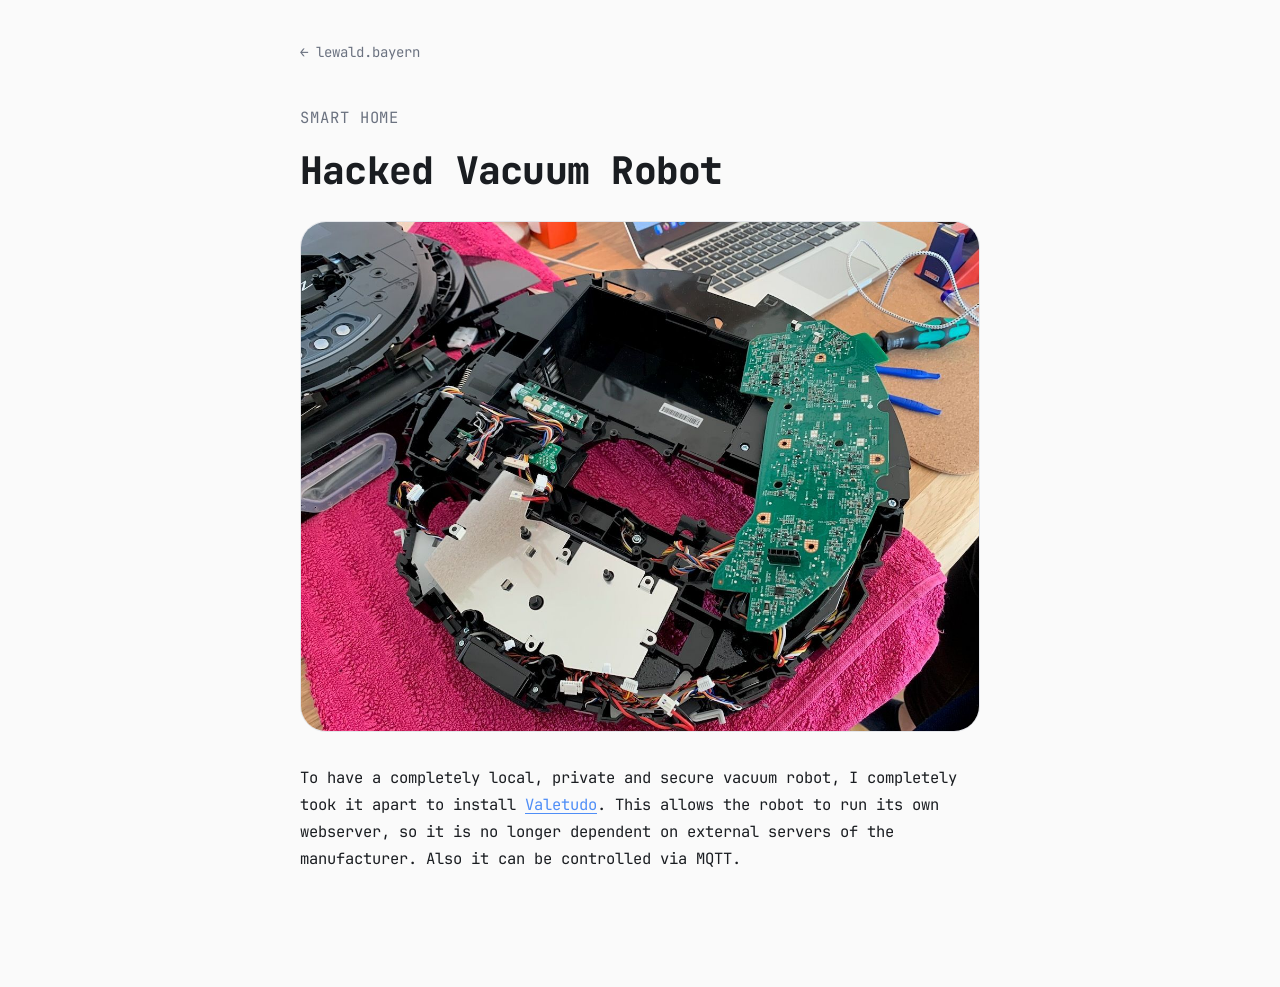
<file: posts/vacuum-robot/index.html>
<!doctype html>
<html lang="en">
<head>
  <meta charset="utf-8">
  <meta name="viewport" content="width=device-width, initial-scale=1, viewport-fit=cover">
  <meta http-equiv="Content-Security-Policy" content="default-src 'self'">
  <meta name="referrer" content="no-referrer">
  <meta name="color-scheme" content="light dark">
  <meta name="theme-color" content="#fafafa" media="(prefers-color-scheme: light)">
  <meta name="theme-color" content="#0d1117" media="(prefers-color-scheme: dark)">
  <title>Hacked Vacuum Robot · Maximilian Lewald</title>
  <link rel="preload" href="../../assets/fonts/jetbrains-mono.woff2" as="font" type="font/woff2" crossorigin>
  <link rel="stylesheet" href="../../assets/css/style.css">
</head>
<body>
  <main class="post">
    <a class="back" href="../../">← lewald.bayern</a>
    <article>
      <header>
        <p class="tag">Smart Home</p>
        <h1>Hacked Vacuum Robot</h1>
      </header>
      <img class="post-cover" src="../../assets/media/vacuum-robot/vacuum-robot.jpg" alt="">
      <p>To have a completely local, private and secure vacuum robot, I completely took it apart to install <a href="https://valetudo.cloud" target="_blank" rel="noopener">Valetudo</a>. This allows the robot to run its own webserver, so it is no longer dependent on external servers of the manufacturer. Also it can be controlled via MQTT.</p>
    </article>
  </main>
</body>
</html>
</file>
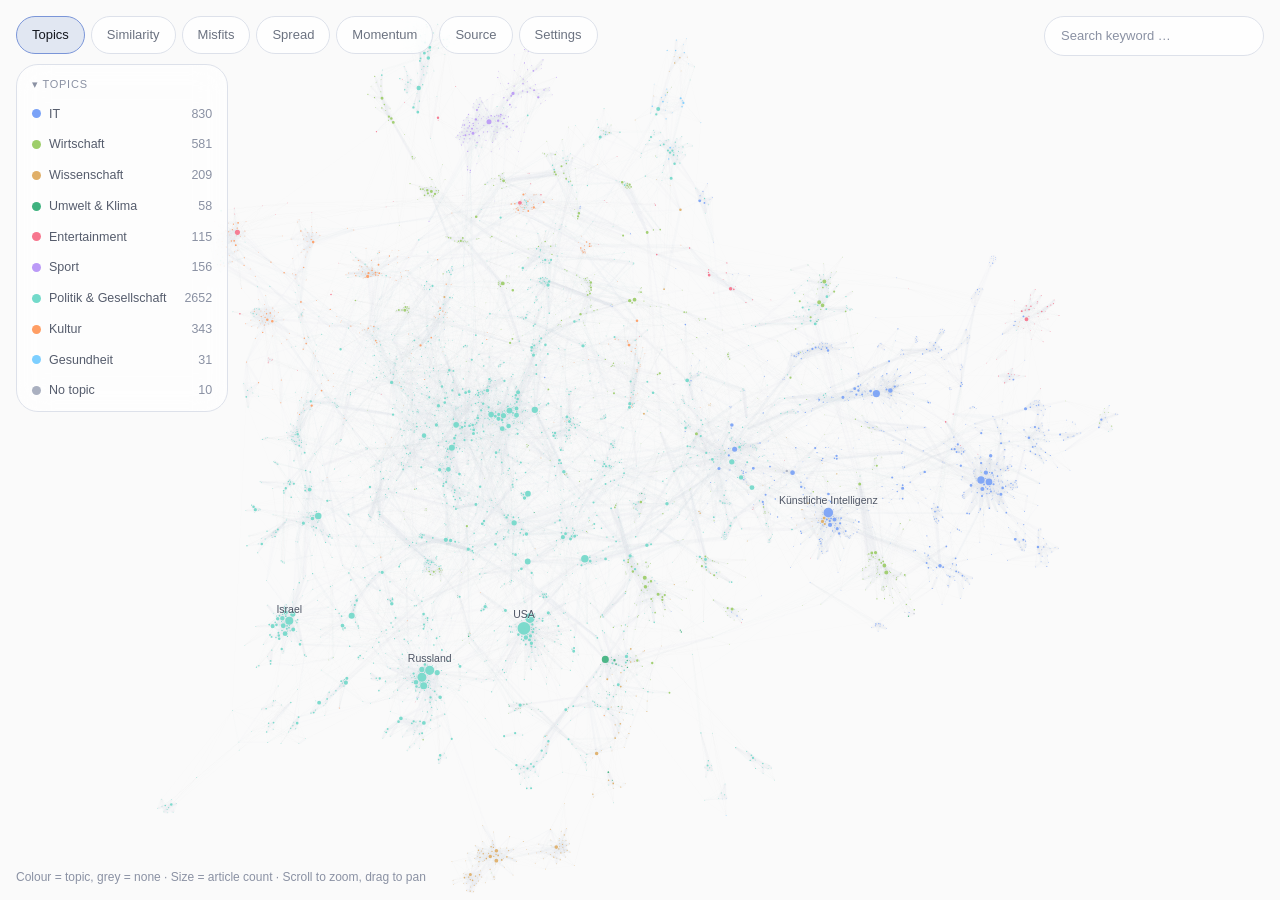
<file: posts/relevant-news-feed/demo/map.html>
<!doctype html>
<html lang="en" data-demo>
<head>
<meta charset="utf-8">
<meta http-equiv="Content-Security-Policy" content="default-src 'self'; img-src 'self' https://cdn.arstechnica.net https://cdn.netzpolitik.org https://dialogue.earth https://heise.cloudimg.io https://ichef.bbci.co.uk https://images.tagesschau.de https://img.zeit.de https://ocdn.eu https://restofworld.org https://taz.de https://www.sciencenews.org; style-src 'self' 'unsafe-inline'; base-uri 'none'; form-action 'none'">
<meta name="referrer" content="no-referrer">
<meta name="viewport" content="width=device-width, initial-scale=1, maximum-scale=1, user-scalable=no, viewport-fit=cover">
<title>Keyword map</title>
<style>
  /* Hell/Dunkel folgt dem Systemschema wie die übrige App — die Karte war vorher fest
     dunkel und fiel im hellen Modus aus dem Rahmen. Die Canvas-Farben hängen am
     JS-Gegenstück (setzeTheme weiter unten). */
  :root {
    --m-bg: #0b0e16; --m-text: #c8cede; --m-text2: #a8b1cc; --m-text3: #b6bdd2;
    --m-hell: #e6e9f2; --m-dim: #8b93ad; --m-leise: #59617d;
    --m-flaeche: rgba(23,28,44,.72); --m-flaeche2: rgba(20,25,40,.82);
    --m-flaeche3: rgba(20,25,40,.92); --m-flaeche-leicht: rgba(20,25,40,.66);
    --m-tip: rgba(23,28,44,.95);
    --m-aktiv: rgba(35,42,66,.85); --m-hover: rgba(35,42,66,.7);
    --m-rand: #232a42; --m-rand-aktiv: #4c5a8a;
    --m-chip: #1b2138; --m-chip2: #171d2f; --m-chip-rand: #2c3452; --m-tick: #3a4260;
    --m-link: #9db1e9; --m-link-hover: #c3d0f5; --m-akzent: #7aa2f7;
    --m-warn: #e0af68; --m-danger: #f7768e; --m-danger-hell: #ffb3bf; --m-danger-rand: #6b3546;
  }
  @media (prefers-color-scheme: light) {
    :root {
      --m-bg: #fafafa; --m-text: #2a2f3a; --m-text2: #4a5162; --m-text3: #555c6c;
      --m-hell: #14171e; --m-dim: #6b7280; --m-leise: #8a91a3;
      --m-flaeche: rgba(255,255,255,.72); --m-flaeche2: rgba(255,255,255,.85);
      --m-flaeche3: rgba(255,255,255,.93); --m-flaeche-leicht: rgba(255,255,255,.66);
      --m-tip: rgba(255,255,255,.96);
      --m-aktiv: rgba(222,229,241,.9); --m-hover: rgba(228,232,241,.8);
      --m-rand: #dde1ea; --m-rand-aktiv: #7a95d8;
      --m-chip: #eef0f5; --m-chip2: #eceff5; --m-chip-rand: #d4d9e3; --m-tick: #c6ccd9;
      --m-link: #3a63cc; --m-link-hover: #2749a8; --m-akzent: #4f8ef7;
      --m-warn: #a97018; --m-danger: #d23a55; --m-danger-hell: #a82440; --m-danger-rand: #e3a5b1;
    }
  }
  * { margin: 0; box-sizing: border-box; }
  html, body { height: 100%; overflow: hidden; background: var(--m-bg);
    font: 14px/1.5 -apple-system, "SF Pro Text", "Segoe UI", sans-serif; color: var(--m-text); }
  canvas { display: block; cursor: grab; touch-action: none; }
  canvas:active { cursor: grabbing; }
  /* --sat/--sab: Safe-Area-Insets, von der App in die eingebettete Karte injiziert
     (env() direkt ist in iOS-iframes unzuverlässig); standalone greift der env()-Fallback.
     --oben: wo die Bedienelemente oben beginnen — eingebettet und breit unter der Tab-Pille. */
  :root { --oben: var(--sat, env(safe-area-inset-top, 0px)); }
  #ui { position: fixed; top: calc(16px + var(--oben));
    left: 16px; display: flex; gap: 6px; flex-wrap: wrap; }
  #ui button { background: var(--m-flaeche); color: var(--m-dim); border: 1px solid var(--m-rand);
    border-radius: 999px; padding: 8px 15px; font: inherit; font-size: 13px; cursor: pointer;
    -webkit-backdrop-filter: blur(14px) saturate(160%); backdrop-filter: blur(14px) saturate(160%);
    transition: color .15s, border-color .15s; }
  #ui button:hover { color: var(--m-text); }
  #ui button.aktiv { color: var(--m-hell); border-color: var(--m-rand-aktiv); background: var(--m-aktiv); }
  #suche { position: fixed; top: calc(16px + var(--sat, env(safe-area-inset-top, 0px)));
    right: 16px; width: 220px; background: var(--m-flaeche);
    border: 1px solid var(--m-rand); border-radius: 999px; padding: 9px 16px; font: inherit;
    font-size: 13px; color: var(--m-hell); outline: none;
    -webkit-backdrop-filter: blur(14px) saturate(160%); backdrop-filter: blur(14px) saturate(160%); }
  #suche::placeholder { color: var(--m-leise); }
  #suche:focus { border-color: var(--m-rand-aktiv); }
  #legende { position: fixed; bottom: 14px; left: 16px; font-size: 12px; color: var(--m-leise); }
  #tip { position: fixed; pointer-events: none; background: var(--m-tip); border: 1px solid var(--m-chip-rand);
    border-radius: 16px; padding: 8px 12px; font-size: 13px; color: var(--m-hell); display: none;
    max-width: 260px; }
  #tip small { color: var(--m-dim); }
  /* Der Kopf steht fest, nur der Inhalt scrollt: Einklappen bleibt auch tief in den Artikeln
     erreichbar. Eingeklappt bleibt allein der Kopf stehen. */
  #panel { position: fixed; top: calc(60px + var(--oben));
    right: 16px; width: 300px; max-height: calc(100% - 90px - var(--oben)); flex-direction: column;
    background: var(--m-flaeche2); border: 1px solid var(--m-rand); border-radius: 26px;
    padding: 0 18px 18px; display: none; -webkit-backdrop-filter: blur(16px) saturate(160%);
    backdrop-filter: blur(16px) saturate(160%); }
  #panel .kopf { display: flex; align-items: flex-start; padding-top: 18px; margin-right: -10px;
    cursor: pointer; touch-action: none; -webkit-user-select: none; user-select: none; }
  #panel .kopf h2 { flex: 1; min-width: 0; }
  #panel .kopf button { flex: none; width: 30px; height: 30px; margin-top: -3px; padding: 0;
    display: grid; place-items: center; background: none; border: none; cursor: pointer;
    color: var(--m-leise); font-size: 16px; }
  #panel .kopf button:hover { color: var(--m-hell); }
  /* Der Pfeil zeigt, wohin das Fenster beim Tippen geht: oben rechts klappt es nach oben ein */
  #panel .klapp svg { transform: rotate(180deg); transition: transform .2s; }
  #panel .griff { display: none; }
  #panel .inhalt { min-height: 0; overflow-y: auto; overscroll-behavior: contain; }
  #panel.eingeklappt { cursor: pointer; touch-action: none; }
  #panel.eingeklappt .inhalt { display: none; }
  #panel.eingeklappt h2 { margin-bottom: 0; white-space: nowrap; overflow: hidden; text-overflow: ellipsis; }
  #panel.eingeklappt .klapp svg { transform: none; }
  #panel h2 { font-size: 17px; font-weight: 600; color: var(--m-hell); margin-bottom: 4px; }
  #panel .meta { font-size: 12.5px; color: var(--m-dim); margin-bottom: 12px; }
  #panel .balken { height: 5px; border-radius: 3px; background: var(--m-rand); margin: 6px 0 14px; overflow: hidden; }
  #panel .balken div { height: 100%; border-radius: 3px; }
  #panel h3 { font-size: 11px; font-weight: 600; text-transform: uppercase; letter-spacing: .08em;
    color: var(--m-leise); margin: 14px 0 7px; }
  #panel a { display: block; color: var(--m-link); text-decoration: none; font-size: 13px;
    padding: 4px 0; line-height: 1.4; }
  #panel a:hover { color: var(--m-link-hover); }
  #panel .nachbar { display: inline-block; background: var(--m-chip); border: 1px solid var(--m-chip-rand);
    border-radius: 999px; padding: 4px 11px; margin: 0 5px 5px 0; font-size: 12.5px;
    color: var(--m-text2); cursor: pointer; }
  #panel .nachbar:hover { border-color: var(--m-rand-aktiv); color: var(--m-hell); }
  #panel .aus { margin-top: 16px; padding-top: 12px; border-top: 1px solid var(--m-rand); }
  #panel .aus button { font: inherit; font-size: 12.5px; border-radius: 7px; cursor: pointer;
    padding: 7px 12px; background: var(--m-chip); border: 1px solid var(--m-chip-rand); color: var(--m-dim); }
  #panel .aus button:hover { border-color: var(--m-rand-aktiv); color: var(--m-hell); }
  #panel .aus .ja { border-color: var(--m-danger-rand); color: var(--m-danger); }
  #panel .aus .ja:hover { border-color: var(--m-danger); color: var(--m-danger-hell); }
  #panel .aus .frage { font-size: 12.5px; color: var(--m-text2); line-height: 1.45; margin-bottom: 9px; }
  #panel .aus .knoepfe { display: flex; gap: 7px; }
  #panel .aus .fehler { color: var(--m-warn); }
  #zeitleiste { position: fixed; bottom: 40px; left: 50%; transform: translateX(-50%);
    display: none; align-items: center; gap: 10px; background: var(--m-flaeche);
    border: 1px solid var(--m-rand); border-radius: 999px; padding: 9px 16px;
    -webkit-backdrop-filter: blur(14px) saturate(160%); backdrop-filter: blur(14px) saturate(160%); }
  #zeitleiste.an { display: flex; }
  #play { background: none; border: none; color: var(--m-text); font-size: 14px; cursor: pointer;
    width: 24px; padding: 0; }
  #play:hover { color: #fff; }
  #sliderwrap { position: relative; width: min(340px, 40vw); display: flex; flex-direction: column; }
  #woche { width: 100%; accent-color: var(--m-akzent); }
  #ticks { position: relative; height: 12px; margin-top: 1px; }
  #ticks span { position: absolute; top: 0; transform: translateX(-50%); font-size: 9.5px;
    color: var(--m-leise); white-space: nowrap; font-variant-numeric: tabular-nums; }
  #ticks span::before { content: ""; position: absolute; top: -3px; left: 50%;
    width: 1px; height: 3px; background: var(--m-tick); }
  #wochenlabel { font-size: 12.5px; color: var(--m-dim); min-width: 78px; font-variant-numeric: tabular-nums; }
  #panel .zr-info { font-size: 12px; color: var(--m-dim); margin: 2px 0 6px; }
  #panel .zr-leer { font-size: 12.5px; color: var(--m-leise); padding: 4px 0; }
  /* milchig transparenter Kasten, damit die Cluster-Namen nicht auf der Karte "verschwinden" */
  #cluster-legende { position: fixed; top: calc(64px + var(--oben));
    left: 16px; display: flex;
    flex-direction: column; gap: 2px; max-width: 244px; padding: 6px;
    background: var(--m-flaeche-leicht); border: 1px solid var(--m-rand); border-radius: 22px;
    -webkit-backdrop-filter: blur(16px) saturate(160%); backdrop-filter: blur(16px) saturate(160%); }
  #cluster-legende .eintrag { display: flex; align-items: center; gap: 8px; cursor: pointer;
    font-size: 12.5px; color: var(--m-text3); padding: 5px 9px; border-radius: 11px;
    white-space: nowrap; overflow: hidden; text-overflow: ellipsis; }
  #cluster-legende .eintrag:hover { background: var(--m-hover); color: var(--m-hell); }
  #cluster-legende .eintrag.aktiv { background: var(--m-rand); color: var(--m-hell); }
  #cluster-legende .punkt { width: 9px; height: 9px; border-radius: 50%; flex: none; }
  #cluster-legende .zahl { color: var(--m-leise); font-variant-numeric: tabular-nums;
    margin-left: auto; padding-left: 10px; }
  #cluster-kopf { display: flex; align-items: center; gap: 6px; cursor: pointer;
    font-size: 11px; text-transform: uppercase; letter-spacing: .07em; color: var(--m-leise);
    padding: 5px 9px; border-radius: 11px; user-select: none; }
  #cluster-kopf:hover { color: var(--m-hell); }
  #cluster-legende.zu .eintrag { display: none; }
  #settings { position: fixed; top: calc(64px + var(--oben));
    left: 16px; z-index: 20; display: none; width: 265px;
    max-height: calc(100% - 90px - var(--oben)); overflow-y: auto;
    background: var(--m-flaeche3); border: 1px solid var(--m-rand); border-radius: 26px; padding: 15px;
    -webkit-backdrop-filter: blur(16px) saturate(160%); backdrop-filter: blur(16px) saturate(160%); }
  #settings.an { display: block; }
  #settings .s-label { display: block; font-size: 11px; font-weight: 600; text-transform: uppercase;
    letter-spacing: .07em; color: var(--m-leise); margin-bottom: 7px; }
  #settings .s-gruppe + .s-gruppe { margin-top: 15px; }
  #settings .s-optionen { display: flex; gap: 6px; }
  #settings .s-optionen button { flex: 1; background: var(--m-chip); color: var(--m-dim); border: 1px solid var(--m-chip-rand);
    border-radius: 999px; padding: 7px 0; font: inherit; font-size: 12.5px; cursor: pointer;
    transition: color .15s, border-color .15s; }
  #settings .s-optionen button.aktiv { color: var(--m-hell); border-color: var(--m-rand-aktiv); background: var(--m-aktiv); }
  #settings .s-hinweis { margin-top: 8px; font-size: 11.5px; color: var(--m-leise); line-height: 1.45; }
  #settings input[type=range] { width: 100%; accent-color: var(--m-akzent); margin: 4px 0 2px; }
  #settings input[type=range]:disabled { accent-color: var(--m-tick); opacity: .5; }
  #settings .s-wert { float: right; color: var(--m-text2); font-weight: 500; text-transform: none;
    letter-spacing: 0; font-variant-numeric: tabular-nums; }
  /* Knoten- und Themenzahl gelten geräteübergreifend und werden erst vom nächsten
     Kartenbau auf dem Mac umgesetzt — der Status sagt, ob das schon passiert ist. */
  #settings .s-bau { margin-top: 9px; padding-top: 9px; border-top: 1px solid var(--m-rand);
    font-size: 11.5px; line-height: 1.45; color: var(--m-dim); }
  #settings .s-bau.offen { color: var(--m-warn); }
  #settings .layout .s-kopf { margin: 0 0 12px; }
  #settings .layout input + .s-hinweis { margin-bottom: 12px; }
  #settings .s-zurueck { margin-top: 2px; }
  /* Kennzahlen des gezeigten Layouts, daneben die des vorigen */
  #settings .s-zahlen { display: grid; grid-template-columns: 1fr auto auto; gap: 2px 10px;
    margin-top: 6px; font-variant-numeric: tabular-nums; }
  #settings .s-zahlen span:nth-child(3n+2) { color: var(--m-text2); text-align: right; }
  #settings .s-zahlen span:nth-child(3n) { color: var(--m-leise); text-align: right; }
  /* Regler, die nur für eine der beiden Projektionen gelten */
  body[data-proj="kugel"] .nur-flach, body[data-proj="flach"] .nur-kugel { display: none; }
  /* Themenverteilung der Umgebung im Knoten-Panel: der Balken liegt hinter dem Text,
     nicht daneben — so bleibt der Themenname lesbar und die Länge trotzdem vergleichbar. */
  #panel .umgebung { display: flex; flex-direction: column; gap: 3px; }
  #panel .umg { position: relative; font-size: 12.5px; color: var(--m-text); padding: 3px 9px;
    border-radius: 7px; background: var(--m-chip2); overflow: hidden; }
  #panel .umg::before { content: ""; position: absolute; inset: 0 auto 0 0; width: var(--b);
    background: var(--f); opacity: .30; }
  #panel .umg i { position: relative; float: right; font-style: normal; color: var(--m-dim);
    font-variant-numeric: tabular-nums; }
  @media (max-width: 720px) {
    /* Die Zeitleiste steht knapp über dem eingeklappten Knoten-Fenster: mit Auswahl bleibt
       sie so bedienbar, aufgeklappt deckt das Fenster sie zu. */
    #zeitleiste { bottom: calc(78px + var(--sab, env(safe-area-inset-bottom, 0px)));
      left: 16px; right: 16px; transform: none; }
    #sliderwrap { width: auto; flex: 1; }
    #ui button { padding: 8px 13px; font-size: 12.5px; }
    #suche { top: auto; bottom: calc(14px + var(--sab, env(safe-area-inset-bottom, 0px)));
      left: 16px; right: 16px; width: auto; }
    #legende { display: none; }
    #panel { top: auto; bottom: 0; left: 0; right: 0; width: auto; max-height: 52%;
      border-radius: 32px 32px 0 0; border-bottom: none;
      padding-bottom: calc(18px + var(--sab, env(safe-area-inset-bottom, 0px))); }
    /* Blatt am unteren Rand: der Griff zeigt, dass es sich wischen lässt, eingeklappt wird nach unten */
    #panel .griff { display: block; position: absolute; top: 7px; left: 50%; width: 36px; height: 5px;
      margin-left: -18px; border-radius: 3px; background: var(--m-tick); }
    #panel .klapp svg { transform: none; }
    #panel.eingeklappt .klapp svg { transform: rotate(180deg); }
    /* die Button-Reihe kann zweizeilig umbrechen — Legende und Settings darunter beginnen */
    #cluster-legende { top: calc(106px + var(--oben)); }
    #settings { top: calc(106px + var(--oben));
      left: 16px; right: 16px; width: auto;
      /* Platz für die Suchpille am unteren Rand lassen, Rest scrollt im Panel */
      max-height: calc(100% - 170px - var(--oben)
                       - var(--sab, env(safe-area-inset-bottom, 0px))); }
    /* eingebettet in die App: Suche, Zeitleiste und Panel weichen der Tab-Pille aus */
    .embedded #suche { bottom: calc(80px + var(--sab, 0px)); }
    .embedded #zeitleiste { bottom: calc(146px + var(--sab, 0px)); }
    .embedded #panel { padding-bottom: calc(86px + var(--sab, 0px)); }
  }
  @media (min-width: 721px) {
    /* Breit steht die Tab-Pille der App oben mittig (style.css #tabbar: 12 px vom Rand, 50 px
       hoch, 374 px breit) und verdeckte bis zu fünf Knöpfe. Die Knopfreihe rückt darunter,
       die Suche teilt sich die Zeile mit der Pille und schrumpft bis an deren Rand. */
    .embedded { --oben: calc(var(--sat, 0px) + 56px); }
    .embedded #suche { width: min(220px, calc(50% - 213px)); }
  }
  #vorschlaege { position: fixed; z-index: 40; display: none; overflow-y: auto; padding: 4px;
    background: var(--m-flaeche3); border: 1px solid var(--m-rand); border-radius: 16px; font-size: 13px;
    -webkit-backdrop-filter: blur(14px) saturate(160%); backdrop-filter: blur(14px) saturate(160%);
    box-shadow: 0 8px 28px rgba(0,0,0,.25); }
  #vorschlaege.an { display: block; }
  #vorschlaege .v { display: flex; align-items: baseline; justify-content: space-between; gap: 12px;
    padding: 8px 12px; border-radius: 11px; cursor: pointer; color: var(--m-text); }
  #vorschlaege .v.aktiv, #vorschlaege .v:hover { background: var(--m-hover); color: var(--m-hell); }
  #vorschlaege .name { overflow: hidden; text-overflow: ellipsis; white-space: nowrap; min-width: 0; }
  #vorschlaege .name small, #vorschlaege .meta { color: var(--m-leise); font-size: 11.5px; }
  #vorschlaege .meta { white-space: nowrap; flex: none; font-variant-numeric: tabular-nums; }
  #vorschlaege .meta.nas { color: var(--m-akzent); }
  #vorschlaege .hinweis { padding: 7px 12px; color: var(--m-leise); font-size: 12px; }
  #panel .suche-weg { color: var(--m-link); cursor: pointer; text-decoration: underline; }
  /* Öffentliche Demo (news demo): keine Vorlieben, nichts, was den Bau oder die Karte ändert */
  [data-demo] [data-m="like"], [data-demo] #settings .bau, [data-demo] #settings .layout,
  [data-demo] #panel .aus { display: none; }
</style>
</head>
<body>
<canvas id="c"></canvas>
<div id="ui">
  <button data-m="cluster" class="aktiv">Topics</button>
  <button data-m="similar">Similarity</button>
  <button data-m="fremd">Misfits</button>
  <button data-m="streuung">Spread</button>
  <button data-m="like">Liked</button>
  <button data-m="momentum">Momentum</button>
  <button data-m="quelle">Source</button>
  <button id="settingsBtn">Settings</button>
</div>
<div id="settings">
  <div class="s-gruppe">
    <span class="s-label">Projection</span>
    <div class="s-optionen">
      <button data-p="flach">Plane</button>
      <button data-p="kugel">Sphere</button>
    </div>
    <div class="s-hinweis">On the sphere every keyword has neighbours in all directions —
      the plane has an edge, and whatever lands there gets pushed outward by it.</div>
  </div>
  <div class="s-gruppe nur-kugel">
    <span class="s-label">Idle spin</span>
    <div class="s-optionen">
      <button data-d="an">On</button>
      <button data-d="aus">Off</button>
    </div>
    <div class="s-hinweis">A slow drift when untouched — rotation is the strongest depth
      cue a sphere without a surface has.</div>
  </div>
  <div class="s-gruppe nur-kugel">
    <span class="s-label">Back side <span class="s-wert" id="rueckWert"></span></span>
    <input id="rueck" type="range" min="0" max="60" step="1">
    <div class="s-hinweis">How strongly the far side shows through. Drawn in flat grey so
      it reads as “behind” instead of competing with the front.</div>
  </div>
  <div class="s-gruppe">
    <span class="s-label">Source colours</span>
    <div class="s-optionen">
      <button data-f="mix">Mixed</button>
      <button data-f="single">Dominant</button>
    </div>
    <div class="s-hinweis">Mixed blends the source colours by share — pale means evenly
      shared. Dominant shows the strongest source only.</div>
  </div>
  <div class="s-gruppe nur-flach layout">
    <span class="s-label">Layout</span>
    <div class="s-hinweis s-kopf">The forces that arrange the flat map. On release the map is laid
      out afresh from its starting point, so earlier settings leave no trace, and the finished
      layout becomes the map on every device. The sphere has none of these: its layout is final,
      because a repulsion with no edge to push against just spreads everything until the
      structure is gone.</div>
    <span class="s-label">Node repulsion <span class="s-wert" data-lp-wert="abstossung"></span></span>
    <input type="range" data-lp="abstossung">
    <div class="s-hinweis">Every node pushes every other away, so clusters spread out. Lower it
      when the unlike forces below make the map too wide.</div>
    <span class="s-label">Edge pull <span class="s-wert" data-lp-wert="kantenzug"></span></span>
    <input type="range" data-lp="kantenzug">
    <div class="s-hinweis">How hard edges pull similar keywords together. Edges are what drags a
      keyword in between two areas — weaker ones leave it to the forces below where it settles.</div>
    <span class="s-label">Early edge pull <span class="s-wert" data-lp-wert="kantenzug_frueh"></span></span>
    <input type="range" data-lp="kantenzug_frueh">
    <div class="s-hinweis">Edges pull this many times harder during the first 50 steps. The map
      starts tightly packed and gets pushed apart twentyfold — stronger edges keep clusters together
      as units while that happens instead of tearing them up. Fewer keywords end up among unrelated
      ones, most of all in the crowded centre. ×1 = off.</div>
    <span class="s-label">Unlike repulsion <span class="s-wert" data-lp-wert="unaehnlich"></span></span>
    <input type="range" data-lp="unaehnlich">
    <div class="s-hinweis">Extra push between nearby keywords, growing with how unrelated they
      are. Sorts the map at large scale; alone it gets lost among hundreds of neighbours and
      mostly makes the map wider.</div>
    <span class="s-label">Unlike range <span class="s-wert" data-lp-wert="reichweite"></span></span>
    <input type="range" data-lp="reichweite">
    <div class="s-hinweis">Up to which distance that push acts. Matters more than its strength:
      at 150 px it barely does anything, from about 1.000 px on it saturates.</div>
    <span class="s-label">Unlike spacing <span class="s-wert" data-lp-wert="abstand"></span></span>
    <input type="range" data-lp="abstand">
    <div class="s-hinweis">Minimum gap between unrelated keywords. A constraint per pair rather
      than a force, so it holds however many others push — the strongest lever against a
      keyword landing among unrelated ones, without making the map wider.</div>
    <span class="s-label">Spacing below similarity <span class="s-wert" data-lp-wert="abstand_ab"></span></span>
    <input type="range" data-lp="abstand_ab">
    <div class="s-hinweis">Pairs less similar than this keep their distance, in full from 0,3
      below. Higher = more pairs kept apart.</div>
    <div class="s-optionen s-zurueck"><button id="layoutReset">Defaults</button></div>
    <div class="s-bau" id="layoutStatus"></div>
  </div>
  <div class="s-gruppe bau">
    <span class="s-label">Keywords <span class="s-wert" id="knotenWert"></span></span>
    <input id="knoten" type="range" min="200" max="8000" step="100" value="1000" disabled>
    <div class="s-hinweis">Upper limit for the number of keyword nodes. Keywords with
      fewer than 20 articles never make it onto the map, so the map can end up smaller.</div>
    <span class="s-label" style="margin-top:14px">Edges per keyword
      <span class="s-wert" id="kantenWert"></span></span>
    <input id="kanten" type="range" min="3" max="20" step="1" value="10" disabled>
    <div class="s-hinweis">Each keyword links to its N most similar keywords; edges are
      merged both ways, so most keywords end up with a few more. On the flat map the
      edges drive the layout — the more similar two keywords, the shorter and stronger
      the pull. The sphere only draws them, its layout is fixed.</div>
    <span class="s-label" style="margin-top:14px">Time spread
      <span class="s-wert" id="zeitWert"></span></span>
    <input id="zeit" type="range" min="0" max="90" step="1" value="65" disabled>
    <div class="s-hinweis">Drops keywords tied to a single event. The number is how much of
      the calendar spread a keyword reaches, as a share of what its article count allows —
      so a small source isn't punished for being small. “Bundestagswahl 2025” sits at 8 %,
      “Umwelt” at 85 %.</div>
    <span class="s-label" style="margin-top:14px">Ambiguity
      <span class="s-wert" id="fokusWert"></span></span>
    <input id="fokus" type="range" min="0" max="60" step="1" value="15" disabled>
    <div class="s-hinweis">Drops the keywords whose own neighbours agree with each other
      least — the ones sitting between two areas, which blur the structure without saying
      anything about a topic.</div>
    <span class="s-label" style="margin-top:14px">Similarity
      <span class="s-wert" id="mischungWert"></span></span>
    <input id="mischung" type="range" min="0" max="100" step="5" value="30" disabled>
    <div class="s-hinweis">How alike two keywords are: the cosine of their article vectors,
      with this share replaced by co-occurrence — the share of X's articles that also carry Y
      plus the share of Y's that carry X, halved. Co-occurrence pulls together what is
      reported together, across the language gap the cosine keeps. Shapes the edges and the
      repulsion between unlike keywords.</div>
    <span class="s-label" style="margin-top:14px">Keyword groups</span>
    <div class="s-optionen">
      <button data-g="an" disabled>Merged</button>
      <button data-g="aus" disabled>Separate</button>
    </div>
    <div class="s-hinweis">Merged: keywords joined in the merge tool count as one node
      (“KI”, “AI”, “Künstliche Intelligenz”). Separate: each stands on its own, and the map
      shows where translations and spellings land without being joined.</div>
    <div class="s-bau" id="bauStatus"></div>
  </div>
</div>
<input id="suche" placeholder="Search keyword …" autocomplete="off">
<div id="cluster-legende"></div>
<div id="zeitleiste">
  <button id="play" aria-label="Play timelapse">▶</button>
  <div id="sliderwrap">
    <input id="woche" type="range" min="0" value="0" step="1">
    <div id="ticks"></div>
  </div>
  <span id="wochenlabel"></span>
</div>
<div id="legende"></div>
<div id="tip"></div>
<div id="panel"></div>
<script src="demo.js"></script>
<script src="d3.min.js"></script>
<script src="map_layout.js"></script>
<script src="map.js"></script>
</body>
</html>
</file>
<file: assets/css/style.css>
/* ---------- Font ---------- */

/* JetBrains Mono (SIL OFL 1.1, see ../fonts/OFL.txt), variable weight,
   subset to Latin characters. */
@font-face {
  font-family: "JetBrains Mono";
  src: url("../fonts/jetbrains-mono.woff2") format("woff2");
  font-weight: 100 800;
  font-style: normal;
  font-display: swap;
}

/* ---------- Design tokens ---------- */

:root {
  --bg: #fafafa;
  --surface: #ffffff;
  --surface-2: #f1f2f4;
  --text: #1a1d21;
  --text-dim: #6b7280;
  --border: #e5e7eb;
  --accent: #4f8ef7;
  --shadow: 0 1px 3px rgba(0, 0, 0, .06), 0 4px 16px rgba(0, 0, 0, .05);
  --radius: 26px;
  --radius-sm: 18px;

  --font-mono: "JetBrains Mono", ui-monospace, SFMono-Regular, Menlo, Consolas, monospace;
}

@media (prefers-color-scheme: dark) {
  :root {
    --bg: #0d1117;
    --surface: #161b22;
    --surface-2: #1f2630;
    --text: #e6e8eb;
    --text-dim: #8b949e;
    --border: #262d37;
    --accent: #6ba3f8;
    --shadow: 0 1px 3px rgba(0, 0, 0, .4);
  }
}

/* ---------- Base ---------- */

*,
*::before,
*::after {
  box-sizing: border-box;
}

html {
  -webkit-text-size-adjust: 100%;
}

body {
  margin: 0;
  background: var(--bg);
  color: var(--text);
  font-family: var(--font-mono);
  line-height: 1.55;
}

img,
video {
  display: block;
  max-width: 100%;
}

a {
  color: inherit;
}

:focus-visible {
  outline: 2px solid var(--accent);
  outline-offset: 3px;
}

/* Rounded link buttons: profile links and links inside posts. */
.pill {
  display: inline-block;
  padding: 8px 16px;
  border: 1px solid var(--border);
  border-radius: 99px;
  background: var(--surface);
  box-shadow: var(--shadow);
  font-size: 13.5px;
  text-decoration: none;
  transition: color .15s, border-color .15s;
}

.pill:hover {
  border-color: var(--accent);
  color: var(--accent);
}

/* ---------- Start page ---------- */

.page {
  max-width: 1200px;
  margin: 0 auto;
  padding: env(safe-area-inset-top) 20px calc(env(safe-area-inset-bottom) + 80px);
}

.profile {
  padding: 72px 0 52px;
  text-align: center;
}

.avatar {
  width: 112px;
  height: 112px;
  margin: 0 auto 20px;
  border: 1px solid var(--border);
  border-radius: 50%;
}

.profile h1 {
  position: relative;
  width: fit-content;
  margin: 0 auto 22px;
  /* 8vw keeps the name on one line on very narrow screens. */
  font-size: min(clamp(26px, 6vw, 36px), 8vw);
  font-weight: 700;
  letter-spacing: -.02em;
  line-height: 1.15;
  white-space: nowrap;
}

/* The name is typed like a terminal command when intro.js sets .intro.
   --chars counts the visible characters of the 17 in the name; without
   animation it stays at 17 and the cursor stays hidden. */
@property --chars {
  syntax: "<integer>";
  inherits: true;
  initial-value: 17;
}

.intro .typed {
  animation: type 2s step-end both;
}

.typed > span {
  display: inline-block;
  clip-path: inset(0 calc(100% - 100% * var(--chars) / 17) 0 0);
}

/* Block cursor, one character wide: solid while typing, then it blinks
   three times and goes away. */
.typed::after {
  content: "";
  position: absolute;
  top: .1em;
  bottom: .1em;
  left: calc(100% * var(--chars) / 17);
  width: calc(100% / 17);
  background: color-mix(in srgb, var(--accent) 20%, var(--text-dim));
  opacity: 0;
}

.intro .typed::after {
  animation: blink 1s step-end 2s 3 both;
}

/* Uneven keystrokes, with a pause after the space for the capital L. */
@keyframes type {
  0%        { --chars: 0; }
  25%       { --chars: 1; }
  30%       { --chars: 2; }
  34%       { --chars: 3; }
  39%       { --chars: 4; }
  43%       { --chars: 5; }
  47%       { --chars: 6; }
  52%       { --chars: 7; }
  55%       { --chars: 8; }
  59%       { --chars: 9; }
  63%       { --chars: 10; }
  69%       { --chars: 11; }
  76%       { --chars: 12; }
  81%       { --chars: 13; }
  85%       { --chars: 14; }
  89%       { --chars: 15; }
  93%       { --chars: 16; }
  97%, 100% { --chars: 17; }
}

@keyframes blink {
  0%        { opacity: 1; }
  50%, 100% { opacity: 0; }
}

.links {
  display: flex;
  flex-wrap: wrap;
  justify-content: center;
  gap: 10px;
  margin: 0;
  padding: 0;
  list-style: none;
}

/* ---------- Cards ---------- */

.feed {
  display: grid;
  grid-template-columns: repeat(auto-fill, minmax(min(320px, 100%), 1fr));
  gap: 18px;
}

.card {
  display: flex;
  flex-direction: column;
  overflow: hidden;
  border: 1px solid var(--border);
  border-radius: var(--radius);
  background: var(--surface);
  box-shadow: var(--shadow);
  color: inherit;
  text-decoration: none;
  transition: border-color .15s, transform .15s;
}

a.card:hover {
  border-color: color-mix(in srgb, var(--accent) 50%, var(--border));
  transform: translateY(-2px);
}

.card-media {
  width: 100%;
  aspect-ratio: 16 / 10;
  object-fit: cover;
  background: var(--surface-2);
}

.card-body {
  display: flex;
  flex: 1;
  flex-direction: column;
  gap: 8px;
  padding: 16px 18px 18px;
}

.tag {
  margin: 0;
  color: var(--text-dim);
  font-size: 11.5px;
  letter-spacing: .06em;
  text-transform: uppercase;
}

.card-title {
  margin: 0;
  font-size: 17px;
  font-weight: 650;
  letter-spacing: -.01em;
  line-height: 1.35;
}

.card-text {
  margin: 0;
  color: var(--text-dim);
  font-size: 13.5px;
  line-height: 1.6;
}

/* Tells the visitor where the card leads: "read more →" stays on this site,
   "domain ↗" opens another one. */
.card-target {
  margin-top: auto;
  padding-top: 6px;
  color: var(--text-dim);
  font-size: 13px;
  transition: color .15s;
}

a.card:hover .card-target {
  color: var(--accent);
}

/* ---------- Post pages ---------- */

.post {
  max-width: 720px;
  margin: 0 auto;
  padding: calc(env(safe-area-inset-top) + 40px) 20px calc(env(safe-area-inset-bottom) + 96px);
}

.back {
  display: inline-block;
  margin-bottom: 40px;
  color: var(--text-dim);
  font-size: 14px;
  text-decoration: none;
  transition: color .15s;
}

.back:hover {
  color: var(--accent);
}

.post h1 {
  margin: 8px 0 28px;
  font-size: clamp(28px, 6vw, 38px);
  font-weight: 700;
  letter-spacing: -.02em;
  line-height: 1.15;
}

.post h2 {
  margin: 2em 0 .6em;
  font-size: 20px;
  font-weight: 650;
  letter-spacing: -.01em;
}

.post p,
.post ul,
.post ol {
  margin: 0 0 1.2em;
  font-size: 15.5px;
  line-height: 1.75;
}

.post p a:not(.pill),
.post li a:not(.pill) {
  color: var(--accent);
  text-underline-offset: 3px;
}

.post-cover {
  width: 100%;
  margin-bottom: 32px;
  border: 1px solid var(--border);
  border-radius: var(--radius);
}

.post figure {
  margin: 2em 0;
}

.post figure img,
.post figure video {
  border: 1px solid var(--border);
  border-radius: var(--radius-sm);
}

.post figcaption {
  margin-top: 10px;
  color: var(--text-dim);
  font-size: 13px;
  text-align: center;
}

/* Browsers give code its own monospace font; keep ours. */
.post code,
.post pre {
  font-family: inherit;
  font-size: .9em;
}

.post pre {
  overflow-x: auto;
  padding: 16px 18px;
  border: 1px solid var(--border);
  border-radius: var(--radius-sm);
  background: var(--surface-2);
  line-height: 1.5;
}

/* ---------- Motion ---------- */

@media (prefers-reduced-motion: reduce) {
  a.card:hover {
    transform: none;
  }

  .intro .typed,
  .intro .typed::after {
    animation: none;
  }
}
</file>
